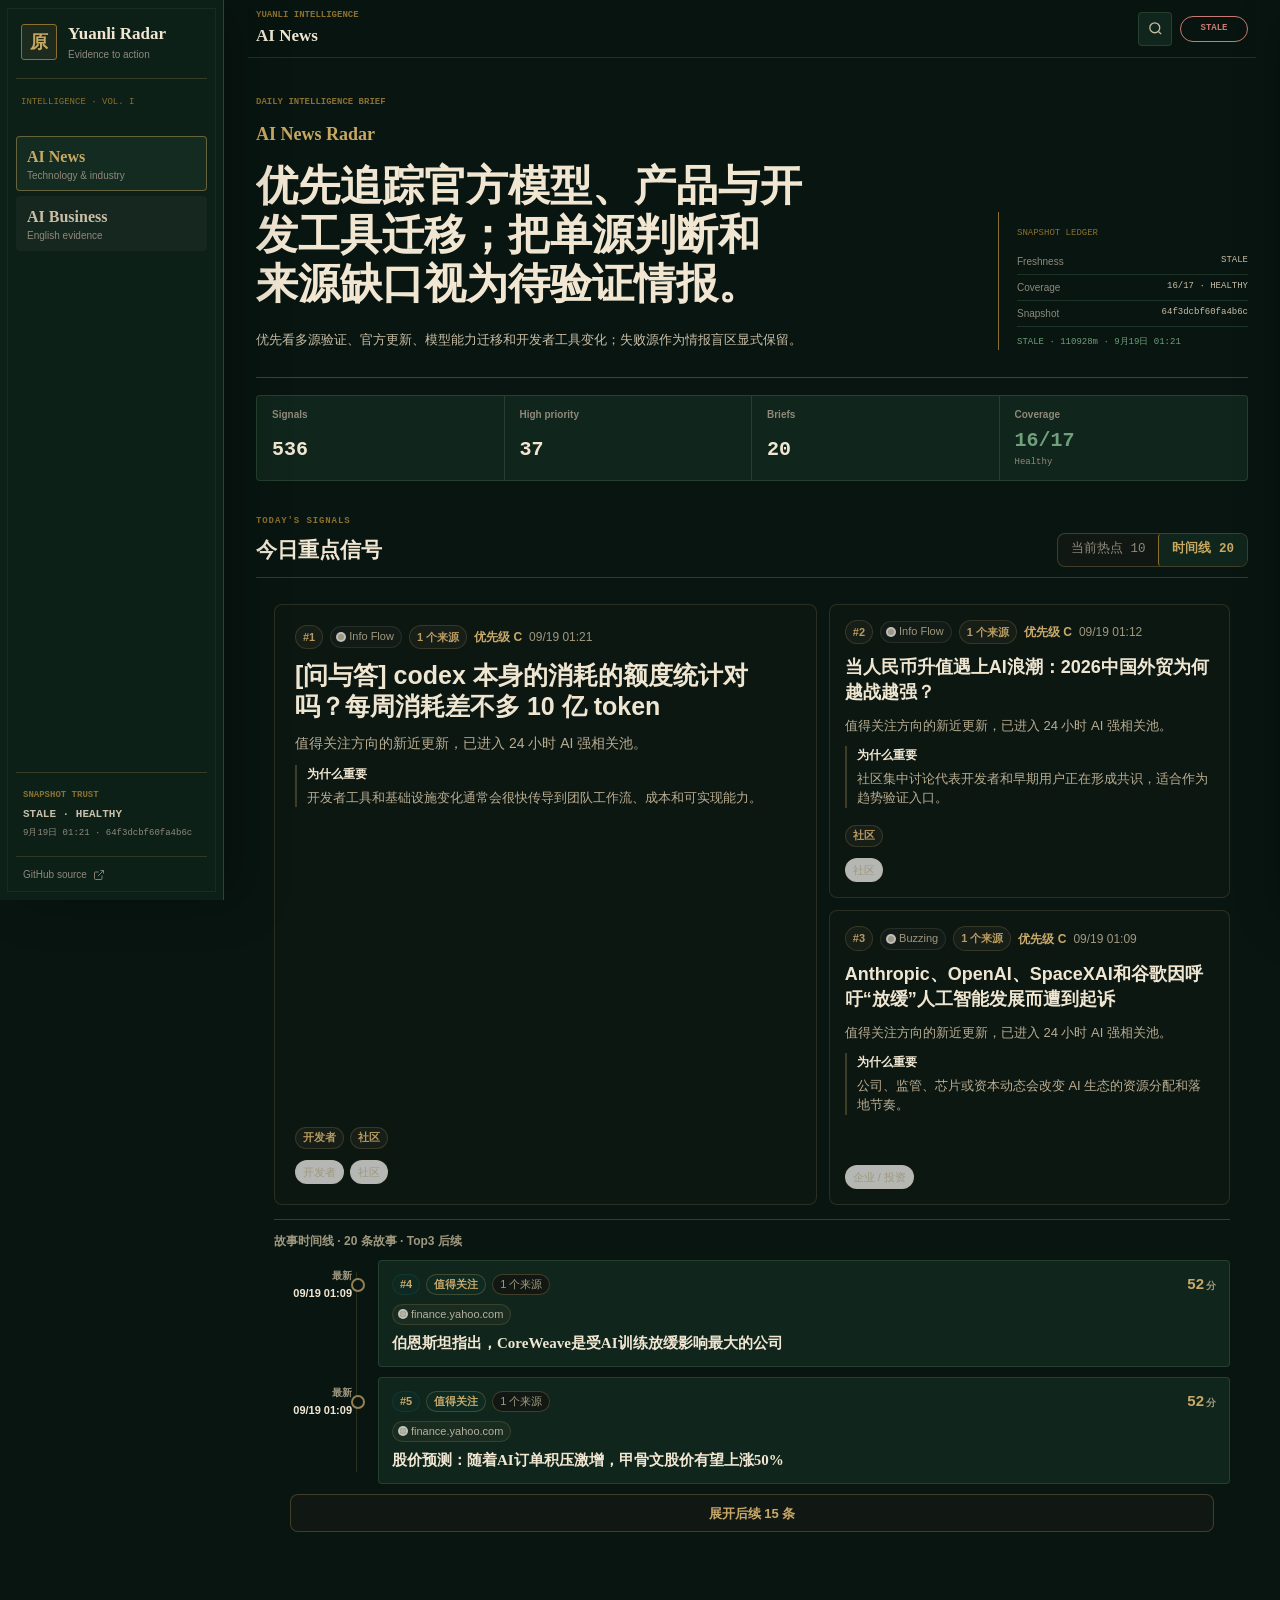
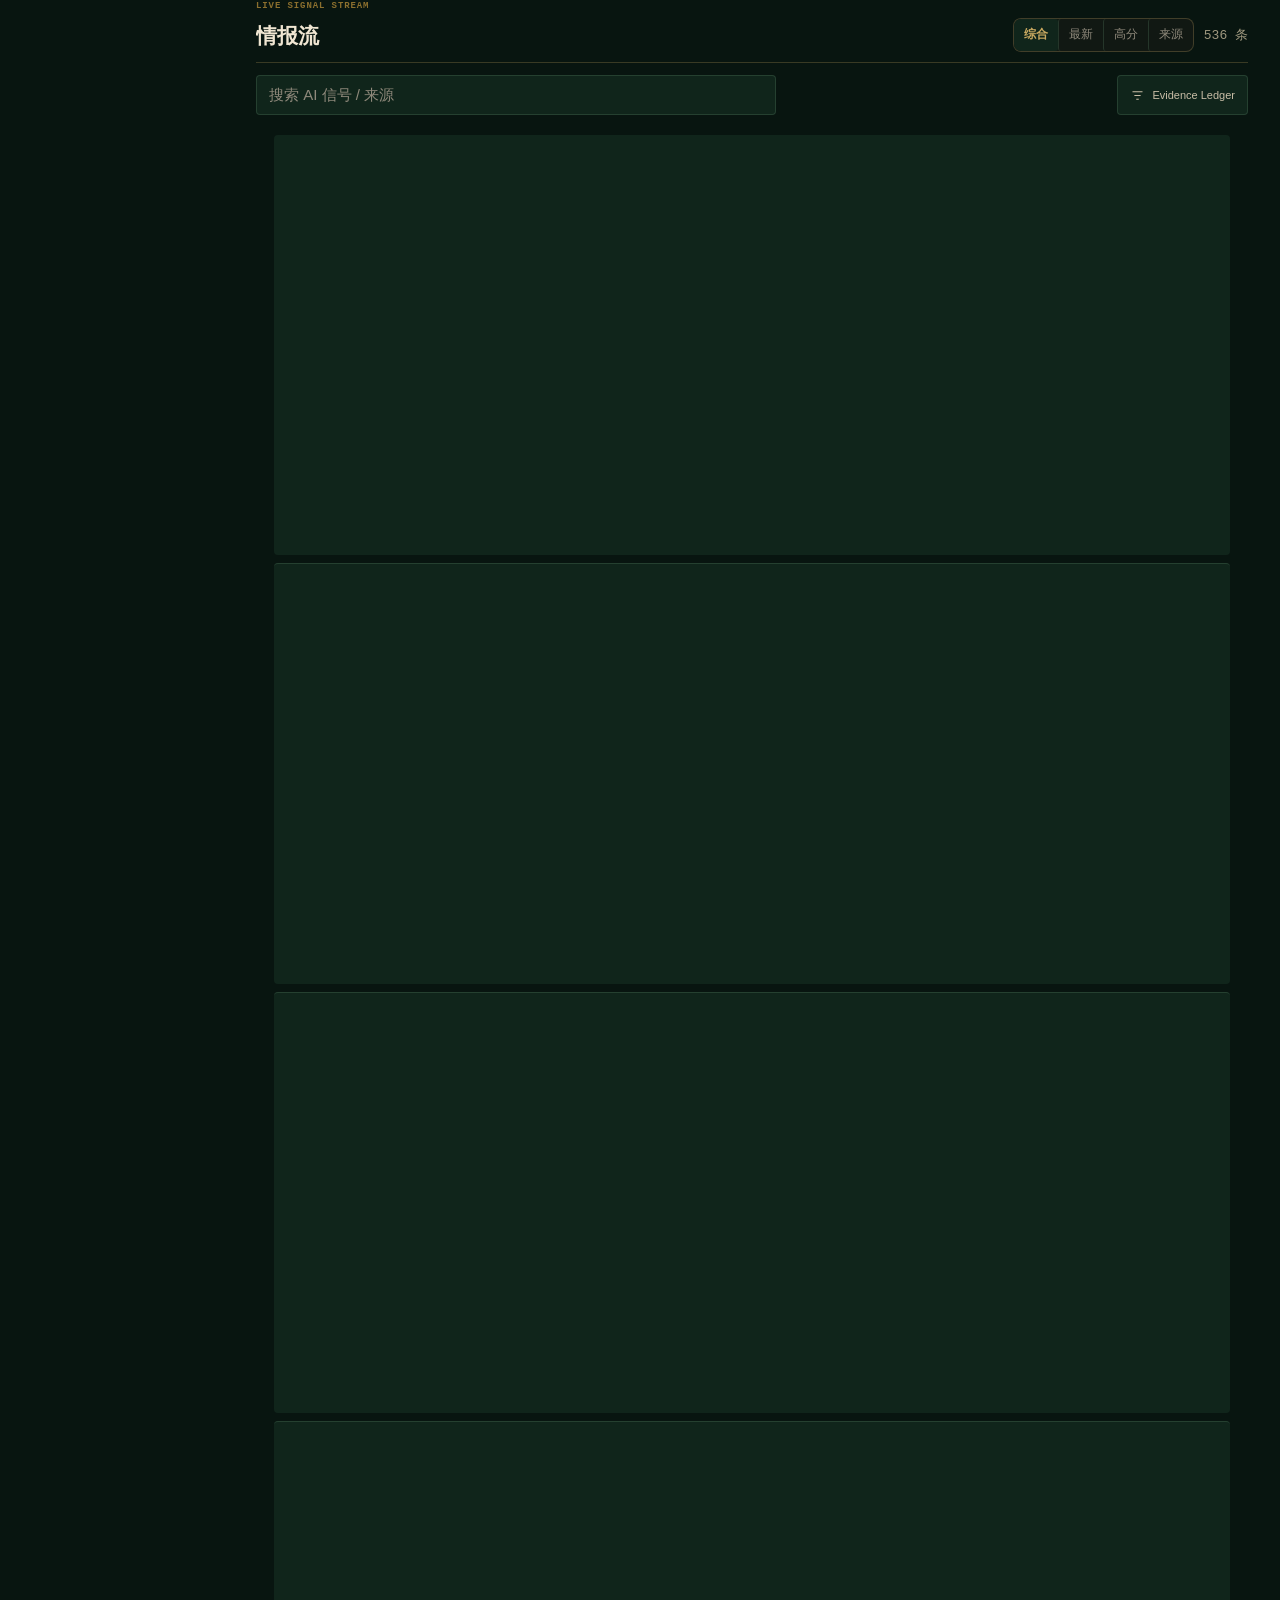
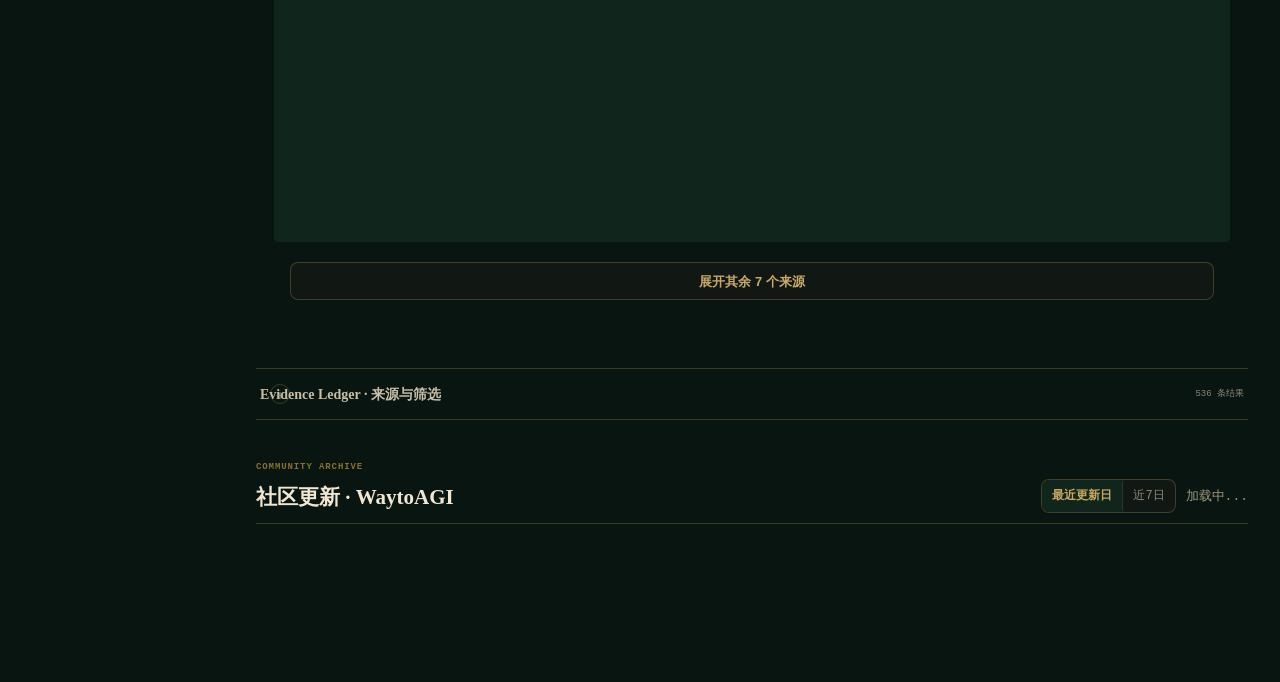
<file: index.html>
<!doctype html>
<html lang="zh-CN">
  <head>
    <meta charset="UTF-8" />
    <meta name="viewport" content="width=device-width, initial-scale=1.0" />
    <title>AI News Radar｜24 小时 AI 更新雷达</title>
    <meta name="description" content="自动整理过去 24 小时值得看的 AI、模型和开发者工具更新；伯乐Skill（Scout Skill）帮你从一堆信源里选出千里马。" />
    <link rel="canonical" href="https://learnprompt.github.io/ai-news-radar/" />
    <meta property="og:title" content="AI News Radar｜24 小时 AI 更新雷达" />
    <meta property="og:description" content="自动整理过去 24 小时值得看的 AI、模型和开发者工具更新；伯乐Skill（Scout Skill）帮你从一堆信源里选出千里马。" />
    <meta property="og:type" content="website" />
    <meta property="og:url" content="https://learnprompt.github.io/ai-news-radar/" />
    <meta property="og:site_name" content="AI News Radar" />
    <meta name="application-name" content="AI News Radar" />
    <meta name="theme-color" content="#0D2018" />
    <meta name="mobile-web-app-capable" content="yes" />
    <meta name="apple-mobile-web-app-title" content="AI News Radar" />
    <meta name="apple-mobile-web-app-capable" content="yes" />
    <meta name="apple-mobile-web-app-status-bar-style" content="black-translucent" />
    <meta name="twitter:card" content="summary" />
    <meta name="twitter:title" content="AI News Radar｜24 小时 AI 更新雷达" />
    <meta name="twitter:description" content="自动整理过去 24 小时值得看的 AI、模型和开发者工具更新；伯乐Skill（Scout Skill）帮你从一堆信源里选出千里马。" />
    <link rel="icon" href="./assets/logo.svg" type="image/svg+xml" />
    <link rel="icon" href="./assets/icons/favicon-32.png" sizes="32x32" type="image/png" />
    <link rel="apple-touch-icon" href="./assets/icons/apple-touch-icon.png" sizes="180x180" />
    <link rel="manifest" href="./site.webmanifest" />
    <link rel="stylesheet" href="./assets/styles.css?v=greenbook-0804b" />
    <link rel="stylesheet" href="./assets/greenbook-cockpit.css?v=greenbook-0804b" />
  </head>
  <body class="radar-shell-body radar-channel-ai-news">
    <nav class="radar-mobile-switch" aria-label="Radar channels">
      <a class="radar-channel-link active" href="./index.html" aria-current="page"><span>AI News</span><em>技术与产业</em></a>
      <a class="radar-channel-link" href="./business.html"><span>AI Business</span><em>英文证据</em></a>
    </nav>

    <aside class="radar-side" aria-label="Yuanli Radar navigation">
      <a class="radar-side-brand" href="./index.html">
        <span class="radar-side-mark">原</span>
        <span><strong>Yuanli Radar</strong><em>Evidence to action</em></span>
      </a>
      <p class="radar-side-volume">INTELLIGENCE · VOL. I</p>
      <nav class="radar-side-nav" aria-label="Radar channels">
        <a class="radar-channel-link active" href="./index.html" aria-current="page"><span>AI News</span><em>Technology &amp; industry</em></a>
        <a class="radar-channel-link" href="./business.html"><span>AI Business</span><em>English evidence</em></a>
      </nav>
      <div class="radar-trust-card">
        <span>SNAPSHOT TRUST</span>
        <strong id="radarSideStatus">Loading</strong>
        <small id="radarSideUpdated">Checking manifest</small>
      </div>
      <div class="radar-side-links">
        <a href="https://github.com/moonstachain/ai-news-radar" target="_blank" rel="noopener noreferrer">
          GitHub source
          <svg aria-hidden="true" viewBox="0 0 24 24" fill="none" stroke="currentColor" stroke-width="1.8"><path d="M15 3h6v6M10 14 21 3M18 13v6a2 2 0 0 1-2 2H5a2 2 0 0 1-2-2V8a2 2 0 0 1 2-2h6" /></svg>
        </a>
      </div>
    </aside>

    <main class="shell">
      <header class="radar-toolbar">
        <div><span class="radar-toolbar-kicker">YUANLI INTELLIGENCE</span><strong>AI News</strong></div>
        <div class="radar-toolbar-actions">
          <button class="radar-icon-button" id="radarSearchButton" type="button" aria-label="搜索情报">
            <svg aria-hidden="true" viewBox="0 0 24 24" fill="none" stroke="currentColor" stroke-width="1.8"><circle cx="11" cy="11" r="7" /><path d="m20 20-3.5-3.5" /></svg>
          </button>
          <span class="radar-trust-pill is-loading" id="radarTrustPill">CHECKING</span>
        </div>
      </header>

      <header class="hero radar-masthead">
        <section class="radar-hero-decision" aria-label="AI News hero decision">
          <p class="radar-hero-label">DAILY INTELLIGENCE BRIEF</p>
          <h1>AI News Radar</h1>
          <h2 id="radarHeroDecision">把 24 小时 AI 技术与产业信号压成可判断的 Top3、来源健康和后续深挖线索。</h2>
          <p>优先看多源验证、官方更新、模型能力迁移和开发者工具变化；失败源作为情报盲区显式保留。</p>
        </section>
        <aside class="radar-snapshot-ledger" aria-label="Snapshot ledger">
          <p>SNAPSHOT LEDGER</p>
          <dl>
            <div><dt>Freshness</dt><dd id="radarLedgerStatus">Checking</dd></div>
            <div><dt>Coverage</dt><dd id="radarLedgerCoverage">Checking</dd></div>
            <div><dt>Snapshot</dt><dd id="radarLedgerSnapshot">Pending</dd></div>
          </dl>
          <small id="radarHeroDecisionMeta">正在读取数据脉象</small>
        </aside>
      </header>

      <section class="radar-pulse-strip" id="radarPulseStrip" aria-label="AI News data pulse">
        <div class="radar-pulse-card is-skeleton"><span>Signals</span><strong>—</strong></div>
        <div class="radar-pulse-card is-skeleton"><span>High priority</span><strong>—</strong></div>
        <div class="radar-pulse-card is-skeleton"><span>Briefs</span><strong>—</strong></div>
        <div class="radar-pulse-card is-skeleton"><span>Coverage</span><strong>—</strong></div>
      </section>

      <section class="bole-picks-wrap" aria-label="今日 Top 3" id="bolePicksWrap">
        <div class="bole-picks-head">
          <div><p class="section-eyebrow">TODAY'S SIGNALS</p><h2 id="topStoriesTitle">今日重点信号</h2></div>
          <div class="bole-head-tools">
            <div class="bole-view-toggle" id="boleViewToggle" hidden>
              <button id="boleHotBtn" class="mode-btn" type="button">当前热点</button>
              <button id="boleTimelineBtn" class="mode-btn" type="button">时间线</button>
            </div>
            <span id="bolePicksMeta">按证据强度排序</span>
          </div>
        </div>
        <div id="bolePicksList" class="bole-board">
          <article class="radar-story-preview is-skeleton" aria-hidden="true"><span>01</span><div><small>READING EVIDENCE</small><strong>正在整理今日重点信号</strong><em>Evidence file</em></div></article>
          <article class="radar-story-preview is-skeleton" aria-hidden="true"><span>02</span><div><small>READING EVIDENCE</small><strong>正在核对来源与置信度</strong><em>Evidence file</em></div></article>
          <article class="radar-story-preview is-skeleton" aria-hidden="true"><span>03</span><div><small>READING EVIDENCE</small><strong>正在生成多源判断</strong><em>Evidence file</em></div></article>
        </div>
      </section>

      <section class="list-wrap" id="signalStream">
        <div class="list-head">
          <div><p class="section-eyebrow">LIVE SIGNAL STREAM</p><h2 id="listTitle">AI 情报流</h2></div>
          <div class="list-head-tools">
            <div class="list-sort-tools" id="listSortTools" role="group" aria-label="全量列表排序">
              <button class="list-sort-btn active" type="button" data-sort="priority" title="综合来源权重、AI相关度、新鲜度与信号强度">综合</button>
              <button class="list-sort-btn" type="button" data-sort="latest" title="按发布时间或发现时间倒序">最新</button>
              <button class="list-sort-btn" type="button" data-sort="ai" title="按高相关度信号倒序">高分</button>
              <button class="list-sort-btn" type="button" data-sort="source" title="按来源聚合度整理">来源</button>
            </div>
            <span id="resultCount">0 条</span>
          </div>
        </div>
        <div class="radar-stream-tools">
          <section class="primary-controls" aria-label="Signal search">
            <input id="searchInput" type="search" placeholder="搜索 AI 信号 / 来源" />
            <div class="mode-hint" id="modeHint">AI强相关</div>
          </section>
          <button class="radar-filter-button" id="radarFilterButton" type="button">
            <svg aria-hidden="true" viewBox="0 0 24 24" fill="none" stroke="currentColor" stroke-width="1.8"><path d="M4 6h16M7 12h10M10 18h4" /></svg>
            Evidence Ledger
          </button>
        </div>
        <div id="newsList" class="news-list"></div>
      </section>

      <details class="advanced-panel" id="advancedPanel">
        <summary><span>Evidence Ledger · 来源与筛选</span><span class="advanced-summary" id="advancedSummary">加载中...</span></summary>
        <div class="advanced-content">
          <div class="advanced-controls">
            <label class="field"><span>时间范围</span><select id="timeRangeSelect" aria-label="时间范围"><option value="24h">过去 24 小时</option></select></label>
            <label class="field"><span>来源类型</span><select id="sourceTypeSelect"><option value="">全部来源</option><option value="official">官方 / 一手</option><option value="media">精选媒体 / 日报</option><option value="community">社区 / HN / Builders</option><option value="rss">RSS / OPML</option><option value="aggregate">聚合源</option><option value="creator">自媒体</option><option value="advanced">进阶源</option></select></label>
            <label class="field"><span>内容类型</span><select id="sectionSelect"></select></label>
            <label class="field"><span>信号等级</span><select id="signalLevelSelect"><option value="">全部信号</option><option value="high">高优先级</option><option value="curated">精选 / 官方</option><option value="multi">多源验证</option></select></label>
            <label class="field"><span>具体来源</span><select id="siteSelect"><option value="">全部站点</option></select></label>
            <div class="field"><span>AI 相关度</span><div class="mode-switch"><button id="modeAiBtn" class="mode-btn active" type="button">AI强相关</button><button id="modeAllBtn" class="mode-btn" type="button">全量</button></div></div>
            <label id="allDedupeWrap" class="all-dedupe" for="allDedupeToggle"><input id="allDedupeToggle" type="checkbox" checked /><span class="all-dedupe-dot"></span><span id="allDedupeLabel">去重开</span></label>
          </div>
          <div class="source-health" id="sourceHealth">源状态加载中...</div>
          <details class="source-detail-panel"><summary>查看源状态详情</summary><div class="source-health-details" id="sourceHealthDetails"></div><section class="coverage-strip" id="coverageStrip" aria-label="Source coverage status"></section><section class="source-status-table" id="sourceStatusTable" aria-label="源状态详情"></section><section class="site-pills" id="sitePills"></section></details>
        </div>
      </details>

      <section class="waytoagi-wrap">
        <div class="waytoagi-head">
          <div><p class="section-eyebrow">COMMUNITY ARCHIVE</p><h2>社区更新 · WaytoAGI</h2></div>
          <div class="waytoagi-tools"><div class="waytoagi-switch"><button id="waytoagiTodayBtn" class="waytoagi-btn active" type="button">最近更新日</button><button id="waytoagi7dBtn" class="waytoagi-btn" type="button">近7日</button></div><span id="waytoagiUpdatedAt">加载中...</span></div>
        </div>
        <div id="waytoagiMeta" class="waytoagi-meta"></div>
        <div id="waytoagiList" class="waytoagi-list"></div>
      </section>

      <section class="radar-legacy-telemetry" aria-hidden="true">
        <div class="stats" id="stats"></div><div class="section-tabs" id="sectionTabs" role="tablist"></div><div id="sectionSummary"></div>
        <div class="sticky-summary-bar"><strong>AI News Radar</strong><span id="stickySummaryText">正在整理 24 小时信号...</span></div>
      </section>
    </main>

    <template id="itemTpl">
      <article class="news-card"><a class="title" target="_blank" rel="noopener noreferrer"></a><div class="meta-row"><span class="site"></span><span class="category"></span><span class="source"></span><time class="time"></time></div><p class="news-summary"></p></article>
    </template>

    <div class="radar-drawer-backdrop" id="radarDrawerBackdrop" hidden></div>
    <aside class="radar-quick-look" id="radarQuickLook" role="dialog" aria-modal="true" aria-hidden="true" aria-labelledby="radarQuickLookTitle" inert>
      <header><span>EVIDENCE FILE</span><button class="radar-icon-button" id="radarDrawerClose" type="button" aria-label="关闭证据档案"><svg aria-hidden="true" viewBox="0 0 24 24" fill="none" stroke="currentColor" stroke-width="1.8"><path d="m6 6 12 12M18 6 6 18" /></svg></button></header>
      <div id="radarQuickLookBody"></div>
    </aside>

    <script>window.RADAR_CHANNEL = "ai-news";</script>
    <script src="./assets/radar-data.js?v=greenbook-0804b" defer></script>
    <script src="./assets/radar-shell.js?v=greenbook-0804b" defer></script>
    <script src="./assets/radar-news-boot.js?v=greenbook-0804b" defer></script>
  </body>
</html>
</file>
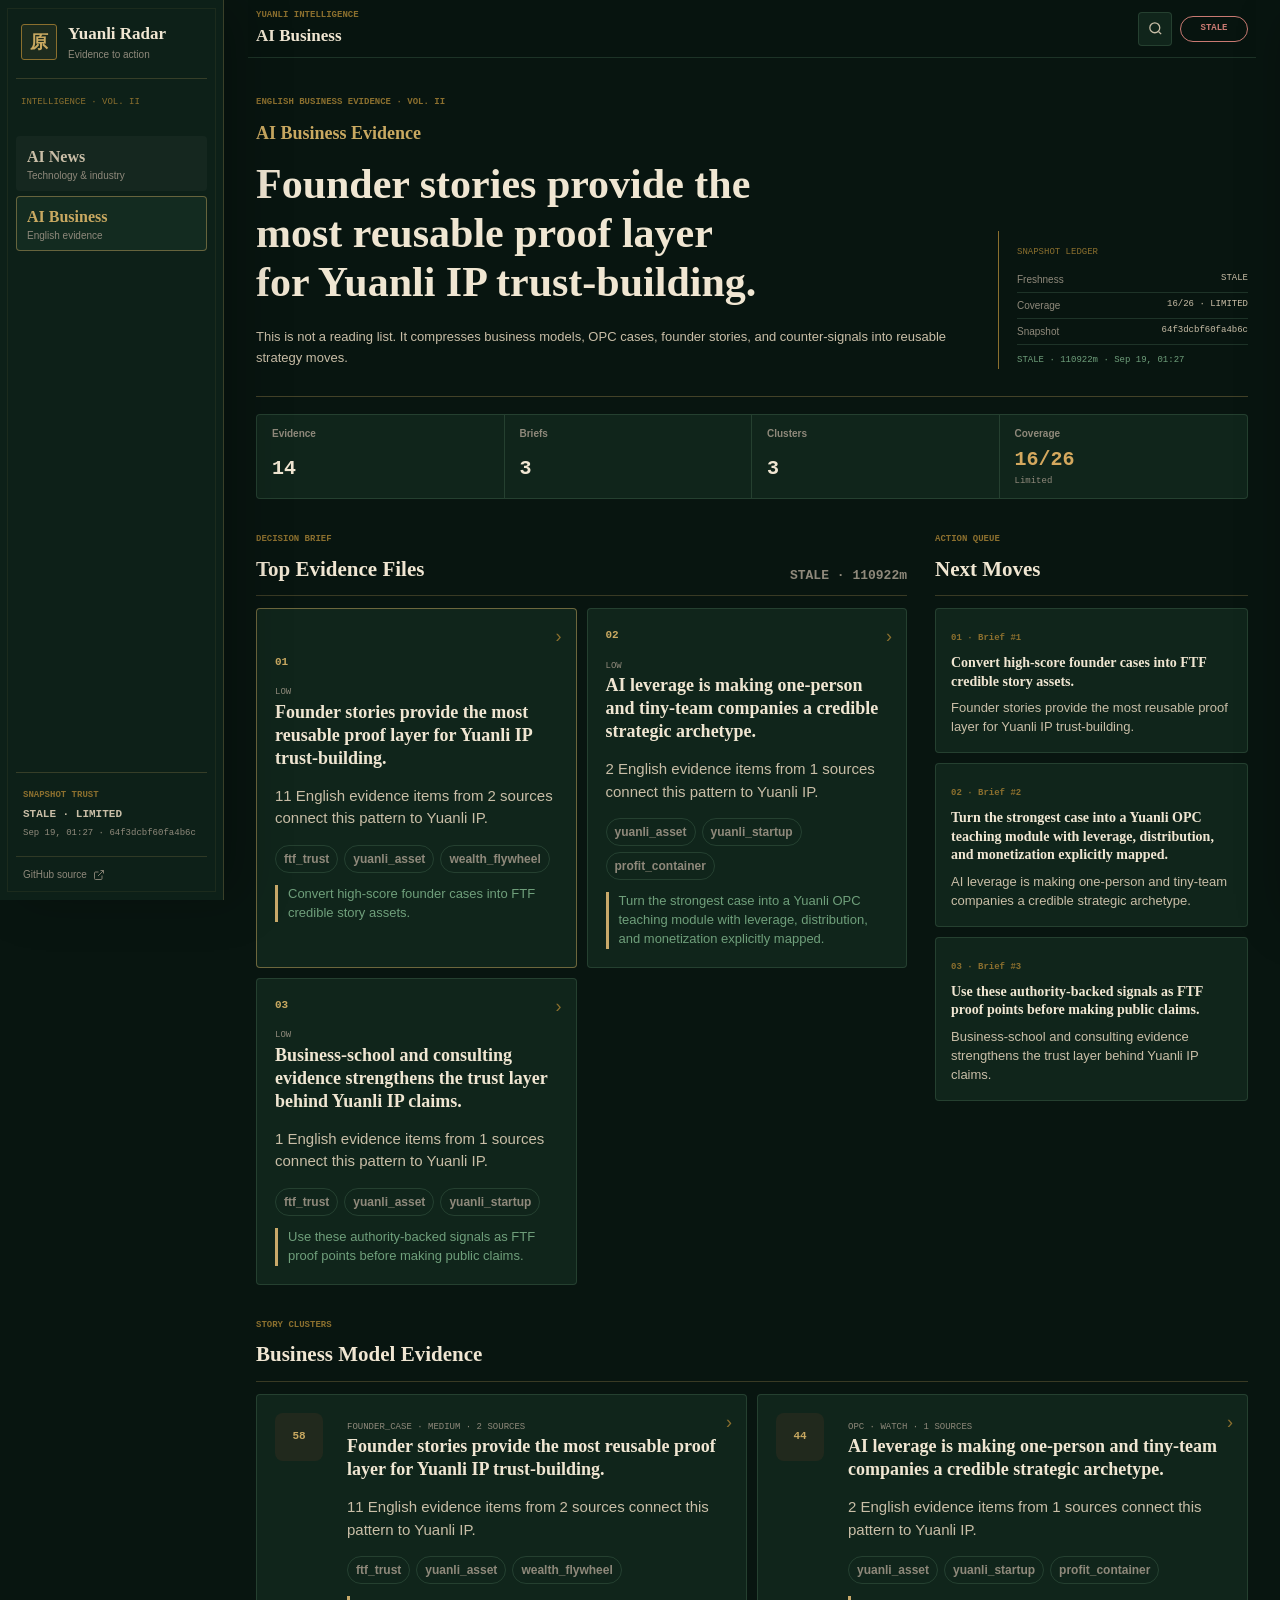
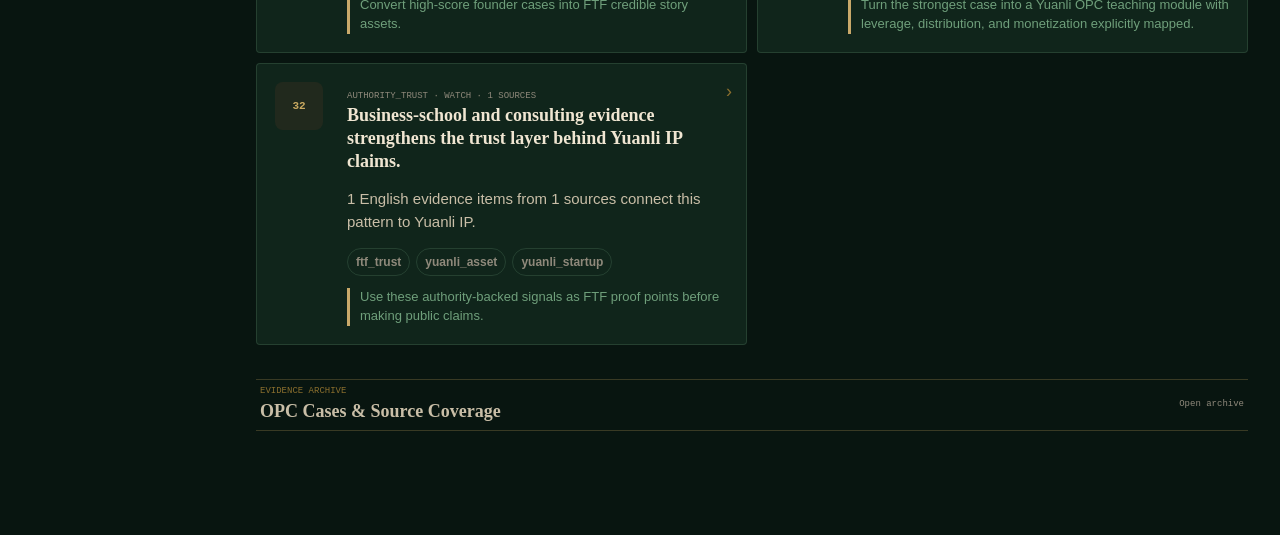
<file: business.html>
<!doctype html>
<html lang="en">
  <head>
    <meta charset="UTF-8" />
    <meta name="viewport" content="width=device-width, initial-scale=1.0" />
    <title>AI Business Evidence Radar</title>
    <meta name="description" content="English-only evidence layer for AI business model innovation, one-person companies, founder stories, and Yuanli IP strategy." />
    <link rel="icon" href="./assets/logo.svg" type="image/svg+xml" />
    <meta name="theme-color" content="#0D2018" />
    <link rel="stylesheet" href="./assets/styles.css?v=greenbook-0804b" />
    <link rel="stylesheet" href="./assets/greenbook-cockpit.css?v=greenbook-0804b" />
  </head>
  <body class="business-body radar-shell-body radar-channel-ai-business">
    <nav class="radar-mobile-switch" aria-label="Radar channels">
      <a class="radar-channel-link" href="./index.html"><span>AI News</span><em>Technology</em></a>
      <a class="radar-channel-link active" href="./business.html" aria-current="page"><span>AI Business</span><em>Evidence</em></a>
    </nav>

    <aside class="radar-side" aria-label="Yuanli Radar navigation">
      <a class="radar-side-brand" href="./index.html">
        <span class="radar-side-mark">原</span>
        <span><strong>Yuanli Radar</strong><em>Evidence to action</em></span>
      </a>
      <p class="radar-side-volume">INTELLIGENCE · VOL. II</p>
      <nav class="radar-side-nav" aria-label="Radar channels">
        <a class="radar-channel-link" href="./index.html"><span>AI News</span><em>Technology &amp; industry</em></a>
        <a class="radar-channel-link active" href="./business.html" aria-current="page"><span>AI Business</span><em>English evidence</em></a>
      </nav>
      <div class="radar-trust-card"><span>SNAPSHOT TRUST</span><strong id="radarSideStatus">Loading</strong><small id="radarSideUpdated">Checking manifest</small></div>
      <div class="radar-side-links">
        <a href="https://github.com/moonstachain/ai-news-radar" target="_blank" rel="noopener noreferrer">GitHub source <svg aria-hidden="true" viewBox="0 0 24 24" fill="none" stroke="currentColor" stroke-width="1.8"><path d="M15 3h6v6M10 14 21 3M18 13v6a2 2 0 0 1-2 2H5a2 2 0 0 1-2-2V8a2 2 0 0 1 2-2h6" /></svg></a>
      </div>
    </aside>

    <main class="business-shell">
      <header class="radar-toolbar">
        <div><span class="radar-toolbar-kicker">YUANLI INTELLIGENCE</span><strong>AI Business</strong></div>
        <div class="radar-toolbar-actions">
          <button class="radar-icon-button" id="radarSearchButton" type="button" aria-label="Find business evidence"><svg aria-hidden="true" viewBox="0 0 24 24" fill="none" stroke="currentColor" stroke-width="1.8"><circle cx="11" cy="11" r="7" /><path d="m20 20-3.5-3.5" /></svg></button>
          <span class="radar-trust-pill is-loading" id="radarTrustPill">CHECKING</span>
        </div>
      </header>

      <header class="business-hero radar-masthead">
        <section class="radar-hero-decision" aria-label="AI Business hero decision">
          <p class="radar-hero-label">ENGLISH BUSINESS EVIDENCE · VOL. II</p>
          <h1>AI Business Evidence</h1>
          <h2 id="radarHeroDecision">Convert English AI business evidence into Yuanli IP action.</h2>
          <p>This is not a reading list. It compresses business models, OPC cases, founder stories, and counter-signals into reusable strategy moves.</p>
        </section>
        <aside class="radar-snapshot-ledger" aria-label="Snapshot ledger">
          <p>SNAPSHOT LEDGER</p>
          <dl>
            <div><dt>Freshness</dt><dd id="radarLedgerStatus">Checking</dd></div>
            <div><dt>Coverage</dt><dd id="radarLedgerCoverage">Checking</dd></div>
            <div><dt>Snapshot</dt><dd id="radarLedgerSnapshot">Pending</dd></div>
          </dl>
          <small id="radarHeroDecisionMeta">Loading evidence pulse</small>
        </aside>
      </header>

      <section class="radar-pulse-strip" id="radarPulseStrip" aria-label="Business evidence data pulse">
        <div class="radar-pulse-card is-skeleton"><span>Evidence</span><strong>—</strong></div>
        <div class="radar-pulse-card is-skeleton"><span>Briefs</span><strong>—</strong></div>
        <div class="radar-pulse-card is-skeleton"><span>Clusters</span><strong>—</strong></div>
        <div class="radar-pulse-card is-skeleton"><span>Coverage</span><strong>—</strong></div>
      </section>

      <section class="business-primary-grid" aria-label="Business decision cockpit">
        <div class="business-section">
          <div class="business-section-head"><div><p class="hero-tag">DECISION BRIEF</p><h2>Top Evidence Files</h2></div><span id="businessUpdated" class="updated">Loading...</span></div>
          <div class="business-brief-grid" id="businessBrief">
            <article class="business-card is-skeleton" aria-hidden="true"><div class="business-rank">01</div><small>READING EVIDENCE</small><h3>Building decision brief</h3><p>Validating source strength and strategic relevance.</p></article>
            <article class="business-card is-skeleton" aria-hidden="true"><div class="business-rank">02</div><small>READING EVIDENCE</small><h3>Building decision brief</h3><p>Validating source strength and strategic relevance.</p></article>
            <article class="business-card is-skeleton" aria-hidden="true"><div class="business-rank">03</div><small>READING EVIDENCE</small><h3>Building decision brief</h3><p>Validating source strength and strategic relevance.</p></article>
            <article class="business-card is-skeleton" aria-hidden="true"><div class="business-rank">04</div><small>READING EVIDENCE</small><h3>Building decision brief</h3><p>Validating source strength and strategic relevance.</p></article>
          </div>
        </div>
        <aside class="business-section business-action-section">
          <div class="business-section-head"><div><p class="hero-tag">ACTION QUEUE</p><h2>Next Moves</h2></div></div>
          <div class="business-action-queue" id="businessActionQueue">
            <article class="business-action-card is-skeleton" aria-hidden="true"><span>01 · PENDING</span><strong>Preparing next move</strong><p>Mapping evidence to Yuanli action.</p></article>
            <article class="business-action-card is-skeleton" aria-hidden="true"><span>02 · PENDING</span><strong>Preparing next move</strong><p>Mapping evidence to Yuanli action.</p></article>
            <article class="business-action-card is-skeleton" aria-hidden="true"><span>03 · PENDING</span><strong>Preparing next move</strong><p>Mapping evidence to Yuanli action.</p></article>
            <article class="business-action-card is-skeleton" aria-hidden="true"><span>04 · PENDING</span><strong>Preparing next move</strong><p>Mapping evidence to Yuanli action.</p></article>
          </div>
        </aside>
      </section>

      <section class="business-section">
        <div class="business-section-head"><div><p class="hero-tag">STORY CLUSTERS</p><h2>Business Model Evidence</h2></div></div>
        <div class="business-cluster-list" id="businessClusters">
          <article class="business-cluster is-skeleton" aria-hidden="true"><div class="business-cluster-score">—</div><div><small>READING EVIDENCE</small><h3>Building evidence cluster</h3><p>Grouping related business signals.</p></div></article>
          <article class="business-cluster is-skeleton" aria-hidden="true"><div class="business-cluster-score">—</div><div><small>READING EVIDENCE</small><h3>Building evidence cluster</h3><p>Grouping related business signals.</p></div></article>
          <article class="business-cluster is-skeleton" aria-hidden="true"><div class="business-cluster-score">—</div><div><small>READING EVIDENCE</small><h3>Building evidence cluster</h3><p>Grouping related business signals.</p></div></article>
          <article class="business-cluster is-skeleton" aria-hidden="true"><div class="business-cluster-score">—</div><div><small>READING EVIDENCE</small><h3>Building evidence cluster</h3><p>Grouping related business signals.</p></div></article>
        </div>
      </section>

      <details class="business-archive" id="businessArchive">
        <summary><span><small>EVIDENCE ARCHIVE</small><strong>OPC Cases &amp; Source Coverage</strong></span><em id="businessArchiveSummary">Open archive</em></summary>
        <section class="business-section business-secondary business-two-col">
          <div><div class="business-section-head"><div><p class="hero-tag">OPC</p><h2>One-Person Company Case Bank</h2></div></div><div class="business-case-list" id="businessCases"></div></div>
          <aside><div class="business-section-head"><div><p class="hero-tag">SOURCE HEALTH</p><h2>English Source Map</h2></div></div><div class="business-source-list" id="businessSources"></div></aside>
        </section>
      </details>
    </main>

    <div class="radar-drawer-backdrop" id="radarDrawerBackdrop" hidden></div>
    <aside class="radar-quick-look" id="radarQuickLook" role="dialog" aria-modal="true" aria-hidden="true" aria-labelledby="radarQuickLookTitle" inert>
      <header><span>EVIDENCE FILE</span><button class="radar-icon-button" id="radarDrawerClose" type="button" aria-label="Close evidence file"><svg aria-hidden="true" viewBox="0 0 24 24" fill="none" stroke="currentColor" stroke-width="1.8"><path d="m6 6 12 12M18 6 6 18" /></svg></button></header>
      <div id="radarQuickLookBody"></div>
    </aside>

    <script>window.RADAR_CHANNEL = "ai-business";</script>
    <script src="./assets/radar-data.js?v=greenbook-0804b" defer></script>
    <script src="./assets/radar-shell.js?v=greenbook-0804b" defer></script>
    <script src="./assets/business.js?v=greenbook-0804b" defer></script>
  </body>
</html>
</file>
<file: assets/styles.css>
:root {
  --bg: #f6f6f2;
  --bg-alt: #eeecea;
  --surface: #ffffff;
  --surface-soft: #fbfaf7;
  --surface-alt: #f4f2ef;
  --ink: #171717;
  --ink-soft: #3f3d39;
  --muted: #66645f;
  --muted-soft: #8b8780;
  --line: #d9d6ce;
  --line-soft: rgba(23, 23, 23, 0.08);
  --accent: #126a73;
  --accent-warm: #b55231;
  --good: #1f7a4d;
  --warn: #9a6700;
  --bad: #b42318;
  --radius: 8px;
}

* {
  box-sizing: border-box;
}

html,
body {
  margin: 0;
  min-height: 100%;
  font-family: -apple-system, BlinkMacSystemFont, "Segoe UI", "Noto Sans SC", "Microsoft YaHei", sans-serif;
  color: var(--ink);
  background: var(--bg);
}

body.radar-shell-body {
  --bg: #07100d;
  --bg-alt: #0b1713;
  --surface: #111813;
  --surface-soft: #0d1612;
  --surface-alt: #14231a;
  --ink: #f2ead9;
  --ink-soft: #d8ccaf;
  --muted: #9f987f;
  --muted-soft: #756f5e;
  --line: rgba(201, 169, 106, 0.26);
  --line-soft: rgba(201, 169, 106, 0.14);
  --accent: #c9a96a;
  --accent-warm: #d0a15e;
  --good: #78aa82;
  --warn: #d0a15e;
  --bad: #c97a72;
  color: var(--ink);
  background:
    linear-gradient(180deg, rgba(201, 169, 106, 0.035), transparent 220px),
    #07100d;
  overflow-x: clip;
}

button,
input,
select {
  font: inherit;
}

button {
  cursor: pointer;
}

.shell {
  max-width: 1160px;
  margin: 0 auto;
  padding: 30px 18px 56px;
}

.hero {
  display: grid;
  grid-template-columns: minmax(0, 1fr) auto;
  gap: 18px 28px;
  padding-bottom: 14px;
  border-bottom: 1px solid var(--line-soft);
}

.hero-main {
  min-width: 0;
}

.hero-headline {
  display: flex;
  gap: 14px;
  align-items: center;
}

.hero-headline > div {
  min-width: 0;
}

.hero-logo {
  width: 48px;
  height: 48px;
  border: 1px solid rgba(18, 106, 115, 0.16);
  border-radius: var(--radius);
  background: var(--surface);
}

.hero-tag {
  margin: 0;
  font-size: 12px;
  letter-spacing: 0;
  color: var(--muted);
  font-weight: 720;
}

.hero h1 {
  margin: 4px 0 0;
  font-size: 38px;
  line-height: 1.08;
  overflow-wrap: break-word;
}

.hero-meta {
  align-self: start;
  display: grid;
  gap: 6px;
  min-width: 178px;
  padding: 0;
  border: 0;
  border-radius: var(--radius);
  background: transparent;
  justify-items: end;
  text-align: right;
}

.updated-label {
  color: var(--muted);
  font-size: 12px;
}

.updated {
  color: var(--ink);
  font-size: 13px;
  font-weight: 700;
}

.source-status-pill {
  display: inline-flex;
  width: max-content;
  max-width: 100%;
  align-items: center;
  gap: 6px;
  border: 1px solid rgba(31, 122, 77, 0.18);
  border-radius: 999px;
  padding: 5px 9px;
  color: var(--good);
  background: rgba(31, 122, 77, 0.07);
  font-size: 12px;
  font-weight: 740;
}

.source-status-pill.warn {
  color: var(--warn);
  border-color: rgba(154, 103, 0, 0.22);
  background: rgba(154, 103, 0, 0.08);
}

.source-status-pill.bad {
  color: var(--bad);
  border-color: rgba(180, 35, 24, 0.22);
  background: rgba(180, 35, 24, 0.07);
}

.hero-links {
  display: flex;
  flex-wrap: wrap;
  justify-content: flex-end;
  gap: 6px;
  margin-top: 4px;
}

.hero-link {
  display: inline-flex;
  align-items: center;
  justify-content: center;
  min-height: 30px;
  border: 1px solid rgba(18, 106, 115, 0.2);
  border-radius: 999px;
  padding: 5px 10px;
  color: var(--accent);
  background: rgba(18, 106, 115, 0.06);
  font-size: 12px;
  font-weight: 740;
  line-height: 1;
  text-decoration: none;
  white-space: nowrap;
}

.hero-link:hover {
  border-color: rgba(18, 106, 115, 0.36);
  background: rgba(18, 106, 115, 0.1);
}

.business-body {
  background: #f4f4ef;
}

.business-shell {
  width: min(1180px, calc(100% - 32px));
  margin: 0 auto;
  padding: 30px 0 58px;
}

.business-hero,
.business-section-head,
.business-two-col {
  display: flex;
  align-items: flex-start;
  justify-content: space-between;
  gap: 22px;
}

.business-hero {
  border-bottom: 1px solid var(--line-soft);
  padding-bottom: 18px;
}

.business-hero h1 {
  margin: 6px 0 0;
  font-size: clamp(34px, 6vw, 64px);
  line-height: 0.96;
  max-width: 860px;
}

.business-subtitle {
  max-width: 760px;
  margin: 14px 0 0;
  color: var(--ink-soft);
  font-size: 17px;
  line-height: 1.55;
}

.business-nav {
  display: flex;
  flex-wrap: wrap;
  justify-content: flex-end;
  gap: 8px;
}

.business-kpis {
  display: grid;
  grid-template-columns: repeat(4, minmax(0, 1fr));
  gap: 10px;
  margin: 18px 0;
}

.business-kpi,
.business-card,
.business-cluster,
.business-case,
.business-source-list {
  border: 1px solid var(--line-soft);
  border-radius: var(--radius);
  background: rgba(255, 255, 255, 0.72);
}

.business-kpi {
  padding: 15px;
}

.business-kpi strong {
  display: block;
  font-size: 26px;
  line-height: 1;
}

.business-kpi span {
  display: block;
  margin-top: 7px;
  color: var(--muted);
  font-size: 13px;
  font-weight: 720;
}

.business-section {
  margin-top: 26px;
}

.business-section h2 {
  margin: 4px 0 0;
  font-size: 24px;
}

.business-brief-grid {
  display: grid;
  grid-template-columns: repeat(2, minmax(0, 1fr));
  gap: 12px;
  margin-top: 12px;
}

.business-card,
.business-case {
  padding: 16px;
}

.business-card h3,
.business-cluster h3,
.business-case h3 {
  margin: 0;
  font-size: 18px;
  line-height: 1.28;
}

.business-card p,
.business-cluster p,
.business-case p {
  color: var(--ink-soft);
  line-height: 1.5;
}

.business-card ul {
  margin: 12px 0 0;
  padding-left: 18px;
}

.business-card li {
  margin: 6px 0;
  color: var(--muted);
}

.business-card a,
.business-case a {
  color: var(--accent);
  text-decoration: none;
}

.business-rank {
  color: var(--accent-warm);
  font-size: 12px;
  font-weight: 800;
  margin-bottom: 8px;
}

.business-tags {
  display: flex;
  flex-wrap: wrap;
  gap: 6px;
  margin-top: 10px;
}

.business-tags span {
  border: 1px solid rgba(18, 106, 115, 0.16);
  border-radius: 999px;
  padding: 4px 8px;
  color: var(--accent);
  background: rgba(18, 106, 115, 0.06);
  font-size: 12px;
  font-weight: 740;
}

.business-action {
  margin-top: 12px;
  border-left: 3px solid var(--accent);
  padding-left: 10px;
  color: var(--ink);
  font-size: 13px;
  line-height: 1.45;
}

.business-cluster-list,
.business-case-list {
  display: grid;
  gap: 10px;
  margin-top: 12px;
}

.business-cluster {
  display: grid;
  grid-template-columns: 58px minmax(0, 1fr);
  gap: 14px;
  padding: 15px;
}

.business-cluster-score {
  display: grid;
  place-items: center;
  width: 48px;
  height: 48px;
  border-radius: var(--radius);
  background: rgba(181, 82, 49, 0.1);
  color: var(--accent-warm);
  font-weight: 820;
}

.business-two-col {
  display: grid;
  grid-template-columns: minmax(0, 1.35fr) minmax(300px, 0.65fr);
}

.business-source-list {
  display: grid;
  gap: 0;
  margin-top: 12px;
  overflow: hidden;
}

.business-source-row {
  display: flex;
  justify-content: space-between;
  gap: 14px;
  border-bottom: 1px solid var(--line-soft);
  padding: 10px 12px;
  color: var(--ink-soft);
  font-size: 13px;
}

.business-source-row:last-child {
  border-bottom: 0;
}

.business-source-row strong {
  color: var(--bad);
}

.business-source-row span {
  min-width: 0;
}

.business-source-row small {
  display: block;
  margin-top: 3px;
  color: var(--ink-soft);
  opacity: 0.78;
  font-size: 11px;
  line-height: 1.35;
}

.business-source-row.ok strong {
  color: var(--good);
}

.business-source-row.watch strong {
  color: var(--accent-warm);
}

.radar-side {
  position: fixed;
  inset: 0 auto 0 0;
  z-index: 40;
  display: grid;
  grid-template-rows: auto auto auto 1fr auto;
  width: 236px;
  padding: 22px 16px;
  border-right: 1px solid rgba(201, 169, 106, 0.18);
  background:
    linear-gradient(180deg, rgba(13, 32, 24, 0.94), rgba(7, 16, 13, 0.97)),
    #07100d;
  box-shadow: 18px 0 48px rgba(0, 0, 0, 0.22);
}

.radar-mobile-switch {
  display: none;
}

.radar-side-brand {
  display: grid;
  grid-template-columns: 42px minmax(0, 1fr);
  gap: 10px;
  align-items: center;
  padding-bottom: 18px;
  border-bottom: 1px solid rgba(201, 169, 106, 0.15);
}

.radar-side-mark {
  display: grid;
  place-items: center;
  width: 42px;
  height: 42px;
  border: 1px solid rgba(201, 169, 106, 0.34);
  border-radius: 6px;
  color: #f2ead9;
  background: rgba(201, 169, 106, 0.08);
  font-family: Georgia, "Times New Roman", serif;
  font-weight: 800;
}

.radar-side-brand strong,
.radar-side-brand em {
  display: block;
}

.radar-side-brand strong {
  font-family: Georgia, "Times New Roman", "Songti SC", serif;
  color: #f2ead9;
  font-size: 17px;
  line-height: 1.1;
}

.radar-side-brand em {
  margin-top: 4px;
  color: rgba(216, 204, 175, 0.68);
  font-size: 11px;
  font-style: normal;
  line-height: 1.3;
}

.radar-side-nav {
  display: grid;
  gap: 8px;
  margin-top: 18px;
}

.radar-channel-link {
  display: grid;
  gap: 5px;
  min-height: 58px;
  padding: 10px 11px;
  border: 1px solid rgba(201, 169, 106, 0.13);
  border-radius: 6px;
  color: rgba(242, 234, 217, 0.78);
  background: rgba(255, 255, 255, 0.03);
  text-decoration: none;
}

.radar-channel-link:hover,
.radar-channel-link.active {
  border-color: rgba(201, 169, 106, 0.42);
  color: #f2ead9;
  background: rgba(201, 169, 106, 0.09);
}

.radar-channel-link span {
  font-weight: 780;
}

.radar-channel-link em {
  color: rgba(201, 169, 106, 0.72);
  font-size: 10px;
  font-style: normal;
  line-height: 1.2;
}

.radar-side-decision {
  display: grid;
  gap: 7px;
  margin-top: 20px;
  padding: 12px 0;
  border-top: 1px solid rgba(201, 169, 106, 0.13);
  border-bottom: 1px solid rgba(201, 169, 106, 0.13);
}

.radar-side-decision span {
  color: rgba(201, 169, 106, 0.78);
  font-size: 11px;
  font-weight: 760;
}

.radar-side-decision strong {
  color: rgba(242, 234, 217, 0.82);
  font-size: 12px;
  line-height: 1.45;
}

.radar-side-pulse {
  display: grid;
  align-content: start;
  gap: 8px;
  margin-top: 14px;
}

.radar-side-metric {
  display: flex;
  justify-content: space-between;
  gap: 10px;
  border-bottom: 1px solid rgba(201, 169, 106, 0.11);
  padding: 8px 0;
  color: rgba(216, 204, 175, 0.74);
  font-size: 12px;
}

.radar-side-metric strong {
  color: #f2ead9;
  font-family: ui-monospace, SFMono-Regular, Menlo, Monaco, Consolas, monospace;
}

.radar-side-metric.is-warn strong {
  color: var(--warn);
}

.radar-side-metric.is-ok strong {
  color: var(--good);
}

.radar-side-links {
  display: grid;
  gap: 8px;
  padding-top: 18px;
  border-top: 1px solid rgba(201, 169, 106, 0.13);
}

.radar-side-links a {
  color: rgba(201, 169, 106, 0.86);
  font-size: 12px;
  text-decoration: none;
}

.radar-shell-body .shell,
.radar-shell-body .business-shell {
  margin-left: 236px;
  max-width: none;
  width: auto;
  padding-left: clamp(22px, 4vw, 54px);
  padding-right: clamp(18px, 3vw, 42px);
}

.radar-shell-body .shell {
  padding-top: 28px;
}

.radar-shell-body .business-shell {
  padding-top: 28px;
}

.radar-shell-body .hero,
.radar-shell-body .business-hero {
  min-width: 0;
  overflow-x: clip;
  border-bottom-color: rgba(201, 169, 106, 0.16);
}

.radar-shell-body .hero > *,
.radar-shell-body .business-hero > * {
  min-width: 0;
}

.radar-shell-body .hero-logo {
  border-color: rgba(201, 169, 106, 0.28);
  background: rgba(242, 234, 217, 0.08);
}

.radar-shell-body .hero h1,
.radar-shell-body .business-hero h1 {
  font-family: Georgia, "Times New Roman", "Songti SC", serif;
  color: #f2ead9;
  letter-spacing: 0;
}

.radar-shell-body .hero-tag,
.radar-shell-body .section-eyebrow {
  color: rgba(201, 169, 106, 0.78);
}

.radar-hero-decision {
  grid-column: 1 / -1;
  display: grid;
  gap: 8px;
  border: 1px solid rgba(201, 169, 106, 0.2);
  border-radius: 8px;
  padding: 16px;
  background:
    linear-gradient(135deg, rgba(201, 169, 106, 0.11), rgba(17, 24, 19, 0.74)),
    rgba(17, 24, 19, 0.72);
}

.radar-hero-label {
  margin: 0;
  color: rgba(201, 169, 106, 0.78);
  font-size: 11px;
  font-weight: 800;
}

.radar-hero-decision h2 {
  margin: 0;
  color: #f2ead9;
  font-size: clamp(22px, 3vw, 34px);
  line-height: 1.12;
  font-family: Georgia, "Times New Roman", "Songti SC", serif;
}

.radar-hero-decision p {
  margin: 0;
  max-width: 880px;
  color: rgba(216, 204, 175, 0.82);
  font-size: 14px;
  line-height: 1.55;
}

.radar-decision-meta {
  color: rgba(201, 169, 106, 0.72);
  font-family: ui-monospace, SFMono-Regular, Menlo, Monaco, Consolas, monospace;
  font-size: 12px;
}

.radar-pulse-strip {
  grid-column: 1 / -1;
  display: grid;
  grid-template-columns: repeat(4, minmax(0, 1fr));
  gap: 10px;
}

.radar-pulse-card {
  display: grid;
  gap: 6px;
  min-height: 86px;
  border: 1px solid rgba(201, 169, 106, 0.16);
  border-radius: 8px;
  padding: 13px;
  background: rgba(255, 255, 255, 0.035);
}

.radar-pulse-card span {
  color: rgba(216, 204, 175, 0.76);
  font-size: 12px;
  font-weight: 760;
}

.radar-pulse-card strong {
  color: #f2ead9;
  font-family: ui-monospace, SFMono-Regular, Menlo, Monaco, Consolas, monospace;
  font-size: 25px;
  line-height: 1;
}

.radar-pulse-card em {
  color: rgba(216, 204, 175, 0.58);
  font-size: 11px;
  font-style: normal;
  line-height: 1.25;
}

.radar-pulse-card.is-gold {
  border-color: rgba(201, 169, 106, 0.34);
  background: rgba(201, 169, 106, 0.09);
}

.radar-pulse-card.is-warn strong {
  color: var(--warn);
}

.radar-pulse-card.is-ok strong {
  color: var(--good);
}

.radar-shell-body .stats,
.radar-shell-body .primary-controls,
.radar-shell-body .advanced-panel,
.radar-shell-body .bole-picks-wrap,
.radar-shell-body .waytoagi-wrap,
.radar-shell-body .list-wrap,
.radar-shell-body .sticky-summary-bar,
.radar-shell-body .section-tabs,
.radar-shell-body .source-health-summary,
.radar-shell-body .health-metric,
.radar-shell-body .coverage-card,
.radar-shell-body .news-card,
.radar-shell-body .top-story-card,
.radar-shell-body .intel-card,
.radar-shell-body .source-group,
.radar-shell-body .business-kpi,
.radar-shell-body .business-card,
.radar-shell-body .business-cluster,
.radar-shell-body .business-case,
.radar-shell-body .business-source-list {
  border-color: rgba(201, 169, 106, 0.16);
  background: rgba(255, 255, 255, 0.045);
}

.radar-shell-body input,
.radar-shell-body select {
  border-color: rgba(201, 169, 106, 0.2);
  color: var(--ink);
  background: rgba(0, 0, 0, 0.18);
}

.radar-shell-body .hero-link,
.radar-shell-body .mode-btn,
.radar-shell-body .list-sort-btn,
.radar-shell-body .waytoagi-btn,
.radar-shell-body .section-tab,
.radar-shell-body .business-tags span {
  border-color: rgba(201, 169, 106, 0.2);
  color: rgba(242, 234, 217, 0.86);
  background: rgba(201, 169, 106, 0.08);
}

.radar-shell-body .hero-link:hover,
.radar-shell-body .mode-btn.active,
.radar-shell-body .list-sort-btn.active,
.radar-shell-body .waytoagi-btn.active,
.radar-shell-body .section-tab.active {
  border-color: rgba(201, 169, 106, 0.46);
  background: rgba(201, 169, 106, 0.15);
}

.business-primary-grid {
  display: grid;
  grid-template-columns: minmax(0, 1fr) minmax(300px, 0.42fr);
  gap: 14px;
  margin-top: 18px;
}

.business-action-queue {
  display: grid;
  gap: 10px;
  min-width: 0;
}

.business-action-card {
  border: 1px solid rgba(201, 169, 106, 0.18);
  border-radius: 8px;
  padding: 14px;
  background: rgba(255, 255, 255, 0.045);
}

.business-action-card span {
  display: inline-flex;
  margin-bottom: 8px;
  color: rgba(201, 169, 106, 0.78);
  font-size: 11px;
  font-weight: 800;
}

.business-action-card strong {
  display: block;
  color: #f2ead9;
  font-size: 14px;
  line-height: 1.35;
}

.business-action-card p {
  margin: 8px 0 0;
  color: rgba(216, 204, 175, 0.72);
  font-size: 13px;
  line-height: 1.45;
}

.business-card details,
.business-cluster details,
.business-case details {
  margin-top: 12px;
}

.business-card summary,
.business-cluster summary,
.business-case summary,
.business-secondary summary {
  cursor: pointer;
  color: rgba(201, 169, 106, 0.82);
  font-size: 12px;
  font-weight: 780;
}

.business-evidence-list {
  margin: 10px 0 0;
  padding-left: 18px;
}

.business-evidence-list li {
  margin: 6px 0;
  color: rgba(216, 204, 175, 0.72);
}

.business-secondary {
  margin-top: 26px;
  border-top: 1px solid rgba(201, 169, 106, 0.14);
  padding-top: 12px;
}

.stats {
  grid-column: 1 / -1;
  display: flex;
  min-width: 0;
  flex-wrap: nowrap;
  align-items: center;
  gap: clamp(6px, 1.2vw, 14px);
  margin-top: 2px;
  border: 1px solid rgba(18, 106, 115, 0.12);
  border-radius: var(--radius);
  padding: 10px 14px;
  background: rgba(255, 255, 255, 0.58);
  overflow: hidden;
  white-space: nowrap;
}

.section-nav-wrap {
  grid-column: 1 / -1;
  display: grid;
  gap: 10px;
  padding-top: 2px;
}

.section-tabs {
  display: flex;
  gap: 4px;
  align-items: center;
  overflow-x: auto;
  scrollbar-width: none;
  -webkit-overflow-scrolling: touch;
  border: 1px solid var(--line-soft);
  border-radius: var(--radius);
  padding: 4px;
  background: rgba(255, 255, 255, 0.52);
}

.section-tabs::-webkit-scrollbar {
  display: none;
}

.section-tab {
  flex: 0 0 auto;
  min-height: 40px;
  display: inline-flex;
  align-items: center;
  gap: 8px;
  border: 1px solid transparent;
  border-radius: var(--radius);
  padding: 0 11px;
  color: var(--muted);
  background: transparent;
  font-size: 13px;
}

.section-tab span,
.section-tab strong {
  line-height: 1;
  white-space: nowrap;
}

.section-tab strong {
  min-width: 22px;
  border-radius: 999px;
  padding: 3px 6px;
  color: var(--accent);
  background: transparent;
  font-size: 11px;
  text-align: center;
}

.section-tab.active {
  color: #fff;
  border-color: var(--accent);
  background: var(--accent);
  font-weight: 780;
}

.section-tab.active strong {
  color: var(--accent);
  background: #fff;
}

.section-summary {
  min-width: 0;
  border: 0;
  border-radius: 0;
  padding: 0 2px;
  color: var(--muted);
  background: transparent;
  font-size: 13px;
  line-height: 1.45;
  overflow-wrap: anywhere;
}

.stat {
  min-width: 0;
  display: inline-flex;
  flex: 0 1 auto;
  align-items: center;
  gap: 4px;
  border: 0;
  background: transparent;
  border-radius: 0;
  padding: 0;
}

.stat-prefix {
  flex: 0 0 auto;
  color: var(--ink);
  font-size: clamp(13px, 1.35vw, 15px);
  line-height: 1;
  font-weight: 780;
  white-space: nowrap;
}

.stat .k {
  font-size: 12px;
  line-height: 1;
  color: var(--muted);
  white-space: nowrap;
}

.stat .v {
  margin-top: 0;
  font-size: clamp(15px, 1.65vw, 19px);
  line-height: 1;
  font-weight: 820;
  font-variant-numeric: tabular-nums;
  white-space: nowrap;
}

.stat + .stat::before {
  content: "·";
  color: var(--muted-soft);
  margin-right: 0;
}

.coverage-strip {
  grid-column: 1 / -1;
  display: grid;
  grid-template-columns: repeat(3, minmax(0, 1fr));
  gap: 8px;
  padding: 0 12px 12px;
}

.coverage-card {
  min-width: 0;
  display: grid;
  gap: 4px;
  border: 1px solid var(--line);
  border-radius: var(--radius);
  padding: 10px 11px;
  background: var(--surface-soft);
}

.coverage-card strong {
  min-width: 0;
  color: var(--ink);
  font-size: 17px;
  line-height: 1.15;
  overflow-wrap: anywhere;
}

.coverage-label,
.coverage-meta {
  min-width: 0;
  color: var(--muted);
  font-size: 11px;
  line-height: 1.3;
  overflow-wrap: anywhere;
}

.coverage-card.ok strong {
  color: var(--good);
}

.coverage-card.warn strong {
  color: var(--warn);
}

.coverage-card.signal {
  border-color: rgba(18, 106, 115, 0.3);
}

.coverage-card.official {
  border-color: rgba(31, 122, 77, 0.28);
}

.coverage-card.builders {
  border-color: rgba(181, 82, 49, 0.32);
}

.coverage-card.creator {
  border-color: rgba(135, 72, 96, 0.3);
}

.coverage-card.aggregate {
  border-color: rgba(102, 100, 95, 0.32);
}

.coverage-card.private {
  border-color: rgba(154, 103, 0, 0.3);
}

.primary-controls {
  margin-top: 14px;
  display: grid;
  grid-template-columns: minmax(0, 1fr) auto;
  gap: 12px;
  align-items: center;
}

input,
select {
  width: 100%;
  border: 1px solid var(--line);
  background: var(--surface);
  color: var(--ink);
  border-radius: var(--radius);
  padding: 11px 12px;
  font-size: 14px;
}

input:focus,
select:focus,
button:focus-visible,
summary:focus-visible {
  outline: 2px solid rgba(18, 106, 115, 0.35);
  outline-offset: 2px;
}

.mode-hint {
  color: var(--muted);
  font-size: 13px;
  white-space: nowrap;
}

.sticky-summary-bar {
  position: sticky;
  z-index: 9;
  top: 0;
  display: flex;
  min-width: 0;
  align-items: center;
  justify-content: space-between;
  gap: 12px;
  margin: 12px -2px 0;
  border: 1px solid rgba(23, 23, 23, 0.08);
  border-radius: var(--radius);
  padding: 8px 10px;
  color: var(--muted);
  background: rgba(246, 246, 242, 0.88);
  backdrop-filter: blur(12px);
  font-size: 12px;
}

.sticky-summary-bar strong {
  flex: 0 0 auto;
  color: var(--ink);
  font-size: 12px;
}

.sticky-summary-bar span {
  min-width: 0;
  overflow: hidden;
  text-align: right;
  text-overflow: ellipsis;
  white-space: nowrap;
}

.advanced-panel {
  margin-top: 12px;
  border: 1px solid rgba(23, 23, 23, 0.08);
  border-radius: var(--radius);
  background: rgba(251, 250, 247, 0.66);
}

.advanced-panel > summary {
  position: relative;
  display: flex;
  justify-content: space-between;
  gap: 12px;
  align-items: center;
  padding: 11px 14px 11px 40px;
  color: var(--ink);
  font-size: 14px;
  font-weight: 700;
  list-style: none;
  cursor: pointer;
}

.advanced-panel:not([open]) > summary {
  color: var(--muted);
  font-weight: 650;
}

.advanced-panel > summary::-webkit-details-marker {
  display: none;
}

.advanced-panel > summary::before {
  content: "+";
  width: 18px;
  height: 18px;
  position: absolute;
  left: 14px;
  top: 50%;
  transform: translateY(-50%);
  display: grid;
  place-items: center;
  border: 1px solid var(--line);
  border-radius: 50%;
  color: var(--muted);
  font-weight: 700;
}

.advanced-panel > summary > span:first-child {
  min-width: 0;
}

.advanced-panel[open] > summary::before {
  content: "-";
}

.advanced-summary {
  color: var(--muted);
  font-size: 12px;
  font-weight: 400;
  white-space: nowrap;
}

.advanced-content {
  display: grid;
  gap: 14px;
  padding: 0 14px 14px;
  border-top: 1px solid var(--line-soft);
}

.advanced-controls {
  display: grid;
  grid-template-columns: repeat(4, minmax(0, 1fr));
  gap: 10px;
  align-items: end;
  padding-top: 14px;
}

.field {
  display: grid;
  gap: 6px;
  color: var(--muted);
  font-size: 12px;
}

.mode-switch {
  display: inline-flex;
  border: 1px solid var(--line);
  border-radius: var(--radius);
  overflow: hidden;
  background: var(--surface-soft);
}

.mode-btn {
  min-height: 40px;
  border: 0;
  border-left: 1px solid var(--line);
  background: transparent;
  color: var(--muted);
  padding: 0 13px;
  font-size: 13px;
}

.mode-btn:first-child {
  border-left: 0;
}

.mode-btn.active {
  background: var(--accent);
  color: #fff;
  font-weight: 700;
}

.all-dedupe {
  display: none;
  min-height: 40px;
  align-items: center;
  gap: 8px;
  border: 1px solid var(--line);
  border-radius: var(--radius);
  padding: 0 12px;
  font-size: 13px;
  color: var(--muted);
  background: var(--surface-soft);
  cursor: pointer;
  user-select: none;
}

.all-dedupe.show {
  display: inline-flex;
}

.all-dedupe input {
  position: absolute;
  opacity: 0;
  width: 0;
  height: 0;
}

.all-dedupe-dot {
  width: 12px;
  height: 12px;
  border-radius: 50%;
  border: 1px solid rgba(23, 23, 23, 0.25);
  background: rgba(23, 23, 23, 0.16);
}

.all-dedupe input:checked + .all-dedupe-dot {
  border-color: rgba(18, 106, 115, 0.65);
  background: var(--accent);
}

.source-health {
  display: grid;
  gap: 10px;
}

.source-health-summary {
  display: flex;
  min-width: 0;
  align-items: center;
  justify-content: space-between;
  gap: 12px;
  border: 1px solid rgba(31, 122, 77, 0.16);
  border-radius: var(--radius);
  padding: 11px 12px;
  color: var(--muted);
  background: rgba(31, 122, 77, 0.05);
  font-size: 13px;
  line-height: 1.4;
}

.source-health-summary strong {
  color: var(--good);
  font-size: 15px;
}

.source-health-summary.warn {
  border-color: rgba(154, 103, 0, 0.2);
  background: rgba(154, 103, 0, 0.07);
}

.source-health-summary.warn strong {
  color: var(--warn);
}

.source-health-summary.bad {
  border-color: rgba(180, 35, 24, 0.22);
  background: rgba(180, 35, 24, 0.06);
}

.source-health-summary.bad strong {
  color: var(--bad);
}

.source-detail-panel {
  border: 1px solid var(--line-soft);
  border-radius: var(--radius);
  background: rgba(255, 255, 255, 0.48);
  overflow: hidden;
}

.source-detail-panel > summary {
  display: flex;
  align-items: center;
  justify-content: space-between;
  gap: 10px;
  padding: 10px 12px;
  color: var(--accent);
  font-size: 13px;
  font-weight: 760;
  cursor: pointer;
  list-style: none;
}

.source-detail-panel > summary::-webkit-details-marker {
  display: none;
}

.source-detail-panel > summary::after {
  content: "+";
  color: var(--muted);
  font-weight: 800;
}

.source-detail-panel[open] > summary::after {
  content: "-";
}

.source-health-details {
  display: grid;
  gap: 10px;
  padding: 0 12px 12px;
}

.health-grid {
  display: grid;
  grid-template-columns: repeat(6, minmax(0, 1fr));
  gap: 8px;
}

.health-metric {
  display: grid;
  gap: 3px;
  min-width: 0;
  border: 1px solid var(--line);
  border-radius: var(--radius);
  padding: 9px 10px;
  background: var(--surface-soft);
}

.health-metric-button {
  width: 100%;
  color: inherit;
  font: inherit;
  text-align: left;
  cursor: pointer;
}

.health-metric-button:hover,
.health-metric-button:focus-visible {
  border-color: var(--accent);
  outline: none;
}

.health-metric strong {
  font-size: 18px;
}

.health-label {
  color: var(--muted);
  font-size: 12px;
}

.health-metric.ok strong {
  color: var(--good);
}

.health-metric.warn strong {
  color: var(--warn);
}

.health-metric.bad strong {
  color: var(--bad);
}

.health-empty,
.health-ok {
  border: 1px dashed var(--line);
  border-radius: var(--radius);
  padding: 10px 12px;
  color: var(--muted);
  font-size: 13px;
}

.health-ok {
  color: var(--good);
  border-style: solid;
  background: rgba(31, 122, 77, 0.06);
}

.health-issues {
  display: grid;
  gap: 8px;
}

.health-author-list {
  border: 1px solid var(--line);
  border-radius: var(--radius);
  padding: 10px 12px;
  background: var(--surface-soft);
}

.health-author-list-title {
  font-size: 13px;
  font-weight: 700;
}

.health-author-list-meta {
  margin-top: 3px;
  color: var(--muted);
  font-size: 12px;
}

.health-author-list-items {
  display: flex;
  max-height: 220px;
  margin-top: 9px;
  gap: 6px;
  overflow: auto;
  flex-wrap: wrap;
  align-content: flex-start;
}

.health-author-list-items button {
  border: 1px solid var(--line);
  border-radius: 999px;
  padding: 3px 7px;
  color: var(--ink-soft);
  background: var(--surface);
  font: inherit;
  font-size: 12px;
  line-height: 1.25;
  cursor: pointer;
}

.health-author-list-items button:hover,
.health-author-list-items button:focus-visible {
  border-color: var(--accent);
  color: var(--accent);
  outline: none;
}

.health-issue {
  border: 1px solid rgba(180, 35, 24, 0.22);
  border-radius: var(--radius);
  padding: 10px 12px;
  background: rgba(180, 35, 24, 0.04);
}

.health-issue-title {
  color: var(--bad);
  font-size: 13px;
  font-weight: 700;
}

.health-issue ul {
  margin: 7px 0 0;
  padding-left: 18px;
  color: var(--muted);
  font-size: 12px;
  line-height: 1.45;
}

.source-status-table {
  padding: 0 12px 12px;
}

.source-table {
  display: grid;
  border: 1px solid var(--line-soft);
  border-radius: var(--radius);
  overflow: hidden;
  background: var(--surface);
}

.source-table-row {
  display: grid;
  grid-template-columns: minmax(160px, 1.4fr) minmax(96px, 0.8fr) minmax(64px, 0.5fr) minmax(56px, 0.4fr);
  gap: 10px;
  align-items: center;
  border-top: 1px solid var(--line-soft);
  padding: 9px 10px;
  color: var(--muted);
  font-size: 12px;
}

.source-table-row:first-child {
  border-top: 0;
}

.source-table-head {
  color: var(--ink-soft);
  background: rgba(246, 246, 242, 0.74);
  font-weight: 780;
}

.source-table-row span {
  min-width: 0;
  overflow: hidden;
  text-overflow: ellipsis;
  white-space: nowrap;
}

.source-table-row .ok {
  color: var(--good);
  font-weight: 760;
}

.source-table-row .bad {
  color: var(--bad);
  font-weight: 760;
}

.site-pills {
  display: flex;
  flex-wrap: wrap;
  gap: 8px;
  padding: 0 12px 12px;
}

.pill {
  border: 1px solid var(--line);
  background: var(--surface-soft);
  color: var(--ink);
  border-radius: 999px;
  padding: 6px 11px;
  cursor: pointer;
  font-size: 12px;
}

.pill.active {
  background: rgba(18, 106, 115, 0.11);
  border-color: rgba(18, 106, 115, 0.5);
  color: var(--accent);
  font-weight: 700;
}

.bole-picks-wrap,
.list-wrap,
.waytoagi-wrap {
  margin-top: 18px;
  border: 1px solid var(--line-soft);
  border-radius: var(--radius);
  background: var(--surface);
  overflow: hidden;
}

.list-wrap {
  background: var(--surface);
}

/* 双色交替：WaytoAGI 版块用深一档的底色，与伯乐精选 / AI信号流形成节奏感 */
.waytoagi-wrap {
  background: var(--bg-alt);
  border-color: rgba(23, 23, 23, 0.12);
}

.bole-picks-head,
.list-head,
.waytoagi-head {
  padding: 16px 18px;
  display: flex;
  flex-wrap: nowrap;
  justify-content: space-between;
  align-items: center;
  gap: 12px;
  border-bottom: 1px solid var(--line-soft);
  background: var(--surface);
}

/* WaytoAGI header 用对应的深档底色 */
.waytoagi-head {
  background: var(--surface-alt);
  border-bottom-color: rgba(23, 23, 23, 0.1);
}

.bole-picks-head h2,
.list-head h2,
.waytoagi-head h2 {
  margin: 0;
  font-size: 22px;
}

#bolePicksMeta,
#resultCount,
#waytoagiUpdatedAt {
  color: var(--muted);
  font-size: 13px;
  white-space: nowrap;
}

#bolePicksMeta {
  display: none;
}

.list-head-tools {
  display: flex;
  align-items: center;
  justify-content: flex-end;
  gap: 10px;
  min-width: 0;
  flex-wrap: wrap;
}

.list-sort-tools {
  display: inline-flex;
  max-width: 100%;
  border: 1px solid var(--line);
  border-radius: var(--radius);
  overflow: hidden;
  background: var(--surface);
}

.list-sort-btn {
  min-height: 32px;
  border: 0;
  border-left: 1px solid var(--line);
  padding: 0 10px;
  background: transparent;
  color: var(--muted);
  cursor: pointer;
  font-size: 12px;
  white-space: nowrap;
}

.list-sort-btn:first-child {
  border-left: 0;
}

.list-sort-btn.active {
  background: var(--accent);
  color: #fff;
  font-weight: 780;
}

.section-eyebrow {
  margin: 0 0 4px;
  color: var(--accent);
  font-size: 11px;
  font-weight: 800;
  letter-spacing: 0.1em;
}

.bole-picks-wrap {
  position: relative;
  border-color: var(--line);
  background: var(--surface);
  box-shadow: none;
}

.bole-picks-head {
  position: relative;
  border-bottom-color: var(--line);
  background: var(--surface-soft);
}

.bole-picks-head > div:first-child {
  flex: 0 0 auto;
  min-width: max-content;
}

.bole-picks-head h2 {
  font-size: 20px;
  letter-spacing: 0;
  white-space: nowrap;
}

.bole-head-tools {
  display: flex;
  align-items: center;
  gap: 10px;
  min-width: 0;
  flex-wrap: nowrap;
  justify-content: flex-end;
  flex: 1 1 auto;
  overflow: hidden;
}

.bole-view-toggle {
  flex: 0 0 auto;
  display: flex;
  border: 1px solid var(--line);
  border-radius: var(--radius);
  overflow: hidden;
  background: var(--surface);
}

.bole-view-toggle .mode-btn {
  min-height: 32px;
  font-size: 12.5px;
  cursor: pointer;
}

.bole-view-toggle[hidden] {
  display: none;
}

.bole-more-btn,
.list-more-btn {
  display: block;
  width: calc(100% - 32px);
  margin: 0 16px 16px;
  border: 1px solid var(--line);
  border-radius: var(--radius);
  background: var(--surface);
  color: var(--accent);
  cursor: pointer;
  font-size: 13px;
  font-weight: 760;
  min-height: 38px;
}

.bole-more-btn:hover,
.list-more-btn:hover {
  border-color: rgba(18, 106, 115, 0.38);
  background: rgba(18, 106, 115, 0.06);
}

.list-more-btn {
  margin-top: 12px;
}

.bole-board {
  display: grid;
  grid-template-columns: minmax(320px, 1.02fr) minmax(360px, 0.98fr);
  gap: 12px;
  padding: 14px 16px 16px;
}

.bole-lead-wrap {
  position: relative;
  min-width: 0;
}

.bole-ribbon {
  position: absolute;
  z-index: 2;
  top: 12px;
  left: 12px;
  border: 1px solid rgba(18, 106, 115, 0.22);
  border-radius: 999px;
  padding: 4px 8px;
  color: var(--accent);
  background: rgba(255, 255, 255, 0.9);
  font-size: 11px;
  font-weight: 800;
}

.bole-lead-card {
  min-height: 220px;
  height: 100%;
  display: grid;
  align-content: start;
  gap: 12px;
  padding: 72px 18px 18px;
  border: 1px solid rgba(18, 106, 115, 0.2);
  border-radius: var(--radius);
  color: var(--ink);
  text-decoration: none;
  background: linear-gradient(180deg, #ffffff 0%, var(--surface-soft) 100%);
  transition: border-color 180ms ease, background 180ms ease;
}

.bole-lead-card:hover {
  border-color: rgba(18, 106, 115, 0.5);
  background: #fff;
}

.bole-lead-top {
  position: absolute;
  top: 13px;
  right: 13px;
  left: 13px;
  display: flex;
  justify-content: space-between;
  gap: 12px;
  align-items: flex-start;
}

.bole-kicker {
  max-width: calc(100% - 76px);
  color: var(--muted);
  font-size: 12px;
  line-height: 1.35;
}

.bole-score-orb {
  width: 58px;
  height: 58px;
  flex: 0 0 auto;
  display: grid;
  place-items: center;
  border: 1px solid rgba(18, 106, 115, 0.24);
  border-radius: 50%;
  color: var(--accent);
  background: rgba(18, 106, 115, 0.08);
}

.bole-score-orb span {
  margin-top: 6px;
  font-size: 20px;
  line-height: 1;
  font-weight: 900;
}

.bole-score-orb small {
  margin-top: -13px;
  font-size: 10px;
  opacity: 0.82;
}

.bole-lead-title {
  max-width: 96%;
  font-size: clamp(21px, 2.35vw, 28px);
  line-height: 1.2;
  letter-spacing: -0.035em;
  font-weight: 820;
  overflow-wrap: anywhere;
}

.bole-lead-reason {
  max-width: 76ch;
  color: var(--muted);
  font-size: 13px;
  line-height: 1.5;
}

.bole-lead-foot {
  display: flex;
  flex-wrap: wrap;
  gap: 7px;
}

.bole-lead-foot span,
.bole-row-meta > span,
.bole-row-meta > strong {
  border: 1px solid var(--line);
  border-radius: 999px;
  padding: 3px 7px;
  background: var(--surface);
  color: var(--muted);
  font-size: 11px;
  line-height: 1.2;
}

.bole-side-list {
  position: relative;
  display: grid;
  gap: 8px;
  min-width: 0;
}

.bole-side-list::before {
  content: "";
  position: absolute;
  top: 8px;
  bottom: 8px;
  left: 76px;
  width: 1px;
  background: rgba(18, 106, 115, 0.22);
}

.bole-row {
  position: relative;
  display: grid;
  grid-template-columns: 62px minmax(0, 1fr);
  gap: 22px;
  align-items: stretch;
  color: var(--ink);
  text-decoration: none;
}

.bole-row::before {
  content: "";
  position: absolute;
  left: 72px;
  top: 18px;
  z-index: 1;
  width: 9px;
  height: 9px;
  border: 2px solid var(--accent);
  border-radius: 50%;
  background: var(--surface);
}

.bole-row-time {
  padding-top: 11px;
  color: var(--muted);
  font-size: 11px;
  line-height: 1.25;
  text-align: right;
}

.bole-row-body {
  min-width: 0;
  display: grid;
  gap: 6px;
  border: 1px solid var(--line);
  border-radius: var(--radius);
  padding: 10px 11px;
  background: var(--surface-soft);
  transition: border-color 160ms ease, background 160ms ease;
}

.bole-row:hover .bole-row-body {
  border-color: rgba(18, 106, 115, 0.42);
  background: #fff;
}

.bole-row-meta {
  display: flex;
  flex-wrap: wrap;
  gap: 6px;
  align-items: center;
}

.bole-row-meta > strong {
  color: var(--accent);
  background: rgba(18, 106, 115, 0.08);
}

.bole-row-meta .source-hit {
  font-weight: 720;
}

.bole-row-title {
  color: var(--ink);
  font-size: 14px;
  font-weight: 760;
  line-height: 1.42;
  overflow-wrap: anywhere;
}

.bole-row-reason {
  color: var(--muted);
  font-size: 12px;
  line-height: 1.4;
  overflow: hidden;
  display: -webkit-box;
  -webkit-line-clamp: 1;
  -webkit-box-orient: vertical;
}

.bole-empty {
  grid-column: 1 / -1;
  border: 1px dashed var(--line);
  border-radius: var(--radius);
  padding: 14px;
  color: var(--muted);
  font-size: 13px;
}

.bole-board {
  display: block;
  padding: 12px 16px 16px;
}

.top-stories-grid {
  display: grid;
  grid-template-columns: minmax(0, 1.15fr) minmax(300px, 0.85fr);
  gap: 12px;
  align-items: stretch;
  padding: 14px 18px 18px;
}

.top-stories-grid > .top-story-card.lead {
  grid-row: span 2;
}

.bole-story-panel {
  grid-column: 1 / -1;
  display: grid;
  gap: 10px;
  margin-top: 2px;
  border-top: 1px solid var(--line);
  padding-top: 12px;
}

.bole-story-panel-head {
  color: var(--muted);
  font-size: 12px;
  font-weight: 760;
}

.top-story-card {
  position: relative;
  min-width: 0;
  display: flex;
  flex-direction: column;
  gap: 11px;
  min-height: 0;
  border: 1px solid var(--line-soft);
  border-radius: var(--radius);
  padding: 15px;
  color: var(--ink);
  background: #fff;
  text-decoration: none;
  transition: border-color 160ms ease, background 160ms ease, transform 0.18s ease, box-shadow 0.18s ease;
}

.top-story-card.lead {
  min-height: 350px;
  padding: 20px;
  border-color: rgba(18, 106, 115, 0.22);
  background: linear-gradient(180deg, #fff 0%, rgba(18, 106, 115, 0.035) 100%);
}

.top-story-card:hover {
  border-color: rgba(18, 106, 115, 0.42);
  background: #fff;
}

.top-rank,
.source-count {
  width: max-content;
  border: 1px solid rgba(18, 106, 115, 0.26);
  border-radius: 999px;
  padding: 3px 7px;
  color: var(--accent);
  background: rgba(18, 106, 115, 0.07);
  font-size: 11px;
  font-weight: 840;
}

.intel-meta,
.intel-card-meta {
  display: flex;
  flex-wrap: wrap;
  gap: 7px;
  align-items: center;
  color: var(--muted);
  font-size: 12px;
}

.intel-meta strong,
.intel-score {
  color: var(--accent);
}

.intel-meta .source-chip {
  border: 1px solid var(--line);
  border-radius: 999px;
  padding: 3px 7px;
  background: rgba(255, 255, 255, 0.72);
  font-size: 11px;
  line-height: 1.25;
}

.top-story-title,
.intel-title {
  color: var(--ink);
  font-weight: 790;
  line-height: 1.38;
  letter-spacing: 0;
  overflow-wrap: anywhere;
}

.top-story-title {
  display: -webkit-box;
  font-size: 18px;
  min-height: 0;
  overflow: hidden;
  -webkit-line-clamp: 3;
  -webkit-box-orient: vertical;
}

.top-story-card.lead .top-story-title {
  font-size: 25px;
  line-height: 1.24;
  -webkit-line-clamp: 4;
}

.top-story-summary,
.intel-reason {
  margin: 0;
  color: var(--muted);
  font-size: 13px;
  line-height: 1.48;
  overflow-wrap: anywhere;
}

.top-story-summary {
  display: -webkit-box;
  min-height: 0;
  overflow: hidden;
  -webkit-line-clamp: 2;
  -webkit-box-orient: vertical;
}

.top-story-card.lead .top-story-summary {
  font-size: 14px;
  -webkit-line-clamp: 3;
}

.top-story-why {
  display: grid;
  gap: 5px;
  border-left: 2px solid rgba(18, 106, 115, 0.28);
  padding-left: 10px;
}

.top-story-why span {
  color: var(--ink);
  font-size: 12px;
  font-weight: 820;
}

.top-story-why p {
  margin: 0;
  color: var(--muted);
  font-size: 13px;
  line-height: 1.5;
}

.top-story-card.secondary .top-story-why p {
  display: -webkit-box;
  overflow: hidden;
  -webkit-line-clamp: 2;
  -webkit-box-orient: vertical;
}

.intel-tags,
.intel-card-sources,
.intel-sources {
  display: flex;
  flex-wrap: wrap;
  gap: 6px;
  align-items: center;
}

.signal-tag,
.intel-tags > span,
.intel-card-sources > span,
.intel-card-sources > strong,
.intel-sources {
  border: 1px solid var(--line);
  border-radius: 999px;
  padding: 3px 7px;
  color: var(--muted);
  background: rgba(255, 255, 255, 0.72);
  font-size: 11px;
  line-height: 1.25;
}

.intel-tags > span {
  color: var(--accent);
  border-color: rgba(18, 106, 115, 0.22);
  background: rgba(18, 106, 115, 0.07);
  font-weight: 720;
}

.signal-tag.tone-official,
.ai-tag.tone-official {
  color: var(--good);
  border-color: rgba(31, 122, 77, 0.32);
  background: rgba(31, 122, 77, 0.08);
}

.signal-tag.tone-hot,
.ai-tag.tone-hot,
.signal-tag.tone-community,
.ai-tag.tone-community {
  color: var(--accent-warm);
  border-color: rgba(181, 82, 49, 0.32);
  background: rgba(181, 82, 49, 0.08);
}

.signal-tag.tone-models,
.ai-tag.tone-models {
  color: #2a658a;
  border-color: rgba(42, 101, 138, 0.3);
  background: rgba(42, 101, 138, 0.08);
}

.signal-tag.tone-devtools,
.ai-tag.tone-devtools {
  color: var(--accent);
  border-color: rgba(18, 106, 115, 0.28);
  background: rgba(18, 106, 115, 0.08);
}

.signal-tag.tone-aggregate,
.ai-tag.tone-aggregate {
  color: #5f6b75;
  border-color: rgba(95, 107, 117, 0.28);
  background: rgba(95, 107, 117, 0.08);
}

.signal-tag.tone-research,
.ai-tag.tone-research {
  color: #6b568f;
  border-color: rgba(107, 86, 143, 0.3);
  background: rgba(107, 86, 143, 0.08);
}

.signal-tag.tone-products,
.ai-tag.tone-products {
  color: #8a5b20;
  border-color: rgba(138, 91, 32, 0.3);
  background: rgba(138, 91, 32, 0.08);
}

.signal-tag.tone-creator,
.ai-tag.tone-creator {
  color: #874860;
  border-color: rgba(135, 72, 96, 0.3);
  background: rgba(135, 72, 96, 0.08);
}

.signal-tag.tone-industry,
.ai-tag.tone-industry {
  color: #5c6258;
  border-color: rgba(92, 98, 88, 0.3);
  background: rgba(92, 98, 88, 0.08);
}

.signal-tag.tone-strong,
.ai-tag.tone-strong {
  color: var(--good);
  border-color: rgba(31, 122, 77, 0.28);
  background: rgba(31, 122, 77, 0.08);
}

.signal-tag.tone-default,
.ai-tag.tone-default {
  color: var(--muted);
  border-color: rgba(102, 100, 95, 0.26);
  background: rgba(102, 100, 95, 0.06);
}

.top-story-card .intel-tags {
  align-items: flex-end;
  align-content: flex-end;
  margin-top: auto;
  min-height: 28px;
  max-height: 28px;
  overflow: hidden;
}

.impact-row {
  display: flex;
  flex-wrap: wrap;
  gap: 6px;
  align-items: center;
  color: var(--muted);
  font-size: 11px;
}

.impact-row span {
  border: 1px solid var(--line-soft);
  border-radius: 999px;
  padding: 3px 7px;
  background: rgba(246, 246, 242, 0.72);
}

.source-chip {
  display: inline-flex;
  min-width: 0;
  align-items: center;
  gap: 5px;
}

.source-dot {
  width: 6px;
  height: 6px;
  flex: 0 0 auto;
  border-radius: 50%;
  background: currentColor;
  box-shadow: 0 0 0 2px rgba(255, 255, 255, 0.72);
}

.source-chip-label {
  min-width: 0;
  overflow: hidden;
  text-overflow: ellipsis;
  white-space: nowrap;
}

.kind-official {
  color: var(--good);
  border-color: rgba(31, 122, 77, 0.28);
  background: rgba(31, 122, 77, 0.08);
}

.kind-hot {
  color: var(--accent-warm);
  border-color: rgba(181, 82, 49, 0.3);
  background: rgba(181, 82, 49, 0.08);
}

.kind-aihub {
  color: var(--accent);
  border-color: rgba(18, 106, 115, 0.26);
  background: rgba(18, 106, 115, 0.07);
}

.kind-builders,
.kind-newsletter {
  color: var(--warn);
  border-color: rgba(154, 103, 0, 0.28);
  background: rgba(154, 103, 0, 0.07);
}

.kind-creator {
  color: #874860;
  border-color: rgba(135, 72, 96, 0.28);
  background: rgba(135, 72, 96, 0.07);
}

.kind-aggregate,
.kind-blogs,
.kind-default {
  color: var(--muted);
  border-color: rgba(102, 100, 95, 0.26);
  background: rgba(102, 100, 95, 0.06);
}

.source-chip.kind-official {
  color: var(--good);
  border-color: rgba(31, 122, 77, 0.28);
  background: rgba(31, 122, 77, 0.08);
}

.source-chip.kind-hot {
  color: var(--accent-warm);
  border-color: rgba(181, 82, 49, 0.3);
  background: rgba(181, 82, 49, 0.08);
}

.source-chip.kind-aihub {
  color: var(--accent);
  border-color: rgba(18, 106, 115, 0.26);
  background: rgba(18, 106, 115, 0.07);
}

.source-chip.kind-builders,
.source-chip.kind-newsletter {
  color: var(--warn);
  border-color: rgba(154, 103, 0, 0.28);
  background: rgba(154, 103, 0, 0.07);
}

.source-chip.kind-creator {
  color: #874860;
  border-color: rgba(135, 72, 96, 0.28);
  background: rgba(135, 72, 96, 0.07);
}

.source-chip.kind-aggregate,
.source-chip.kind-blogs,
.source-chip.kind-default {
  color: var(--muted);
  border-color: rgba(102, 100, 95, 0.26);
  background: rgba(102, 100, 95, 0.06);
}

.intel-sources {
  justify-self: start;
  border-radius: var(--radius);
  line-height: 1.35;
}

.news-list {
  padding: 8px 18px 18px;
  gap: 8px;
}

.intel-card {
  min-width: 0;
  display: grid;
  gap: 8px;
  border: 1px solid var(--line);
  border-radius: var(--radius);
  padding: 13px 14px;
  background: var(--surface);
  transition: transform 0.18s ease, box-shadow 0.18s ease, border-color 0.18s ease;
}

.intel-card:hover {
  border-color: rgba(18, 106, 115, 0.32);
  background: #fff;
}

.intel-card-rank {
  color: var(--accent);
  font-weight: 800;
}

.intel-title {
  display: block;
  font-size: 16px;
  text-decoration: none;
}

.intel-title:hover {
  color: var(--accent);
}

.intel-score.hot {
  color: var(--accent-warm);
}

.intel-score.strong {
  color: var(--good);
}

.intel-card-sources {
  min-width: 0;
}

.intel-card-sources > span,
.intel-card-sources > strong {
  max-width: 260px;
  overflow: hidden;
  text-overflow: ellipsis;
  white-space: nowrap;
}

.bole-compact-list {
  position: relative;
  display: grid;
  grid-template-columns: 1fr;
  gap: 8px;
}

.bole-compact-list::before {
  content: "";
  position: absolute;
  top: 12px;
  bottom: 12px;
  left: 82px;
  width: 1px;
  background: rgba(18, 106, 115, 0.22);
}

.bole-compact-list .bole-row {
  grid-template-columns: 68px minmax(0, 1fr);
  gap: 28px;
}

.bole-compact-list .bole-row::before {
  display: block;
  left: 76px;
  top: 18px;
}

.bole-compact-list .bole-row-time {
  padding-top: 10px;
  text-align: right;
}

.bole-compact-list .bole-row-body {
  min-height: 0;
  background: var(--surface-soft);
}

.bole-fallback-note {
  border: 1px dashed rgba(18, 106, 115, 0.28);
  border-radius: 14px;
  padding: 10px 12px;
  color: var(--muted);
  background: rgba(18, 106, 115, 0.05);
  font-size: 13px;
  line-height: 1.5;
}

.bole-timeline {
  gap: 10px;
}

.story-row {
  position: relative;
  display: grid;
  grid-template-columns: 78px minmax(0, 1fr);
  gap: 26px;
  color: var(--ink);
  text-decoration: none;
}

.story-row::before {
  content: "";
  position: absolute;
  z-index: 1;
  top: 18px;
  left: 77px;
  width: 10px;
  height: 10px;
  border: 2px solid var(--accent);
  border-radius: 50%;
  background: var(--surface);
}

.story-time {
  display: grid;
  align-content: start;
  gap: 4px;
  padding-top: 10px;
  color: var(--muted);
  font-size: 11px;
  line-height: 1.25;
  text-align: right;
}

.story-time-label {
  color: var(--muted);
  font-size: 10px;
  font-weight: 760;
}

.story-time-latest {
  color: var(--ink);
  font-weight: 750;
}

.story-time-range {
  opacity: 0.78;
}

.story-body {
  min-width: 0;
  display: grid;
  gap: 8px;
  border: 1px solid var(--line);
  border-radius: var(--radius);
  padding: 12px 13px;
  background: linear-gradient(180deg, #fff 0%, var(--surface-soft) 100%);
  transition: border-color 160ms ease, background 160ms ease;
}

.story-row:hover .story-body {
  border-color: rgba(18, 106, 115, 0.42);
  background: #fff;
}

.story-meta,
.story-sources {
  display: flex;
  flex-wrap: wrap;
  gap: 6px;
  align-items: center;
}

.story-importance,
.story-count,
.story-rank,
.story-source-chip,
.story-source-more {
  border: 1px solid var(--line);
  border-radius: 999px;
  padding: 3px 7px;
  color: var(--muted);
  background: var(--surface);
  font-size: 11px;
  line-height: 1.2;
}

.story-rank {
  color: var(--accent);
  border-color: rgba(18, 106, 115, 0.24);
  background: rgba(18, 106, 115, 0.07);
  font-weight: 820;
}

.story-importance {
  color: var(--accent);
  background: rgba(18, 106, 115, 0.08);
  font-weight: 800;
}

.story-importance.hot {
  border-color: rgba(181, 82, 49, 0.36);
  color: var(--accent-warm);
  background: rgba(181, 82, 49, 0.08);
}

.story-importance.official {
  border-color: rgba(31, 122, 77, 0.36);
  color: var(--good);
  background: rgba(31, 122, 77, 0.08);
}

.story-importance.strong {
  border-color: rgba(18, 106, 115, 0.36);
}

.story-score {
  margin-left: auto;
  display: inline-flex;
  align-items: baseline;
  gap: 2px;
  color: var(--accent);
  font-weight: 900;
}

.story-score.heat {
  color: var(--accent-warm);
}

.story-score small {
  color: var(--muted);
  font-size: 10px;
  font-weight: 700;
}

.story-title {
  display: grid;
  gap: 3px;
  color: var(--ink);
  font-size: 15px;
  font-weight: 790;
  line-height: 1.42;
  letter-spacing: 0;
  overflow-wrap: anywhere;
}

.story-title-en {
  color: var(--muted);
  font-size: 12px;
  font-weight: 560;
  line-height: 1.35;
}

.story-sources {
  gap: 5px;
}

.story-source-chip {
  max-width: 180px;
  overflow: hidden;
  text-overflow: ellipsis;
  white-space: nowrap;
  background: rgba(255, 255, 255, 0.72);
}

.story-source-chip.kind-official {
  color: var(--good);
  border-color: rgba(31, 122, 77, 0.26);
}

.story-source-chip.kind-newsletter,
.story-source-chip.kind-builders {
  color: var(--warn);
  border-color: rgba(154, 103, 0, 0.26);
}

.story-source-chip.kind-creator {
  color: #874860;
  border-color: rgba(135, 72, 96, 0.26);
}

.story-source-more {
  color: var(--accent);
  font-weight: 760;
}

.news-list,
.site-group-list,
.source-group-list {
  display: grid;
}

.group-more-btn {
  display: block;
  width: 100%;
  padding: 9px 12px;
  border: 0;
  border-top: 1px dashed var(--line);
  background: var(--surface-soft);
  color: var(--muted);
  font-size: 12.5px;
  cursor: pointer;
  text-align: center;
}

.group-more-btn:hover {
  color: var(--ink);
  background: var(--surface);
}

.site-group {
  min-width: 0;
  border-top: 1px solid rgba(23, 23, 23, 0.07);
  /* Isolate layout recalculation to within each site group */
  contain: content;
}

.site-group:first-child {
  border-top: 0;
}

.list-loading {
  padding: 18px 16px;
  color: var(--muted);
  font-size: 13px;
  background: var(--surface-soft);
}

.site-group-head,
.source-group-head {
  display: flex;
  justify-content: space-between;
  align-items: center;
  gap: 10px;
  padding: 11px 12px;
  border-bottom: 1px solid rgba(23, 23, 23, 0.06);
}

.site-group-head {
  background: transparent;
}

.source-group-head {
  background: rgba(246, 246, 242, 0.72);
}

.site-group-head h3,
.source-group-head h3 {
  margin: 0;
  min-width: 0;
}

.site-group-head h3 {
  font-size: 16px;
}

.source-group-head h3 {
  font-size: 14px;
}

.site-group-head span,
.source-group-head span {
  color: var(--muted);
  font-size: 12px;
  white-space: nowrap;
}

.group-summary {
  font-variant-numeric: tabular-nums;
}

.group-more-btn:focus-visible,
.list-more-btn:focus-visible {
  outline: 2px solid var(--accent);
  outline-offset: -2px;
}

.source-group {
  min-width: 0;
  border-top: 1px solid rgba(23, 23, 23, 0.06);
}

.source-group:first-child {
  border-top: 0;
}

.news-card {
  min-width: 0;
  padding: 13px 12px;
  border-top: 1px solid rgba(23, 23, 23, 0.06);
}

.news-card:first-child {
  border-top: 0;
}

.meta-row {
  display: flex;
  flex-wrap: wrap;
  gap: 7px;
  align-items: center;
  margin-top: 7px;
  color: var(--muted);
  font-size: 12px;
}

.site {
  font-weight: 700;
  color: #3f3d39;
}

.category,
.source,
.ai-tag,
.meta-row .signal-tag {
  padding: 2px 7px;
  border: 1px solid var(--line);
  border-radius: 999px;
  font-size: 11px;
}

.category {
  color: var(--ink);
  background: var(--surface-soft);
}

.category.kind-official {
  border-color: rgba(31, 122, 77, 0.34);
  color: var(--good);
}

.category.kind-newsletter {
  border-color: rgba(154, 103, 0, 0.34);
  color: var(--warn);
}

.category.kind-builders {
  border-color: rgba(181, 82, 49, 0.36);
  color: var(--accent-warm);
}

.category.kind-creator {
  border-color: rgba(135, 72, 96, 0.32);
  color: #874860;
}

.category.kind-aihub {
  border-color: rgba(18, 106, 115, 0.28);
  color: var(--accent);
}

.category.kind-aggregate,
.category.kind-blogs {
  color: var(--muted);
}

.ai-tag {
  border-color: rgba(18, 106, 115, 0.22);
  background: rgba(18, 106, 115, 0.07);
  color: var(--accent);
  font-weight: 650;
}

.source.source-chip {
  max-width: 220px;
  font-weight: 650;
}

.ai-tag.hot {
  border-color: rgba(181, 82, 49, 0.3);
  background: rgba(181, 82, 49, 0.08);
  color: var(--accent-warm);
}

.ai-tag.strong {
  border-color: rgba(31, 122, 77, 0.28);
  background: rgba(31, 122, 77, 0.08);
  color: var(--good);
}

.ai-tag.watch {
  color: var(--muted);
  background: var(--surface-soft);
}

.time {
  margin-left: auto;
}

.title {
  min-width: 0;
  margin-top: 0;
  display: inline-flex;
  flex-direction: column;
  gap: 3px;
  color: var(--ink);
  text-decoration: none;
  font-size: 16px;
  line-height: 1.42;
  overflow-wrap: anywhere;
}

.news-summary {
  margin: 7px 0 0;
  color: var(--muted);
  font-size: 13px;
  line-height: 1.45;
}

.title-sub {
  color: var(--muted);
  font-size: 12px;
  line-height: 1.35;
  font-weight: 400;
}

.title:hover {
  color: var(--accent);
}

.empty {
  padding: 24px 16px;
  color: var(--muted);
  text-align: center;
}

.waytoagi-tools {
  display: inline-flex;
  align-items: center;
  gap: 10px;
}

.waytoagi-switch {
  display: inline-flex;
  border: 1px solid var(--line);
  border-radius: var(--radius);
  overflow: hidden;
  background: var(--surface);
}

.waytoagi-btn {
  min-height: 32px;
  border: 0;
  border-left: 1px solid var(--line);
  background: transparent;
  color: var(--muted);
  padding: 0 10px;
  font-size: 12px;
}

.waytoagi-btn:first-child {
  border-left: 0;
}

.waytoagi-btn.active {
  background: var(--accent);
  color: #fff;
  font-weight: 700;
}

.waytoagi-meta {
  padding: 12px 16px 0;
  display: flex;
  flex-wrap: wrap;
  gap: 8px;
  font-size: 12px;
  color: var(--muted);
}

.waytoagi-meta a {
  color: var(--accent);
  text-decoration: none;
}

.waytoagi-list {
  padding: 12px 16px 16px;
  display: grid;
  gap: 8px;
}

.waytoagi-item {
  min-width: 0;
  display: grid;
  grid-template-columns: 76px minmax(0, 1fr);
  gap: 8px;
  text-decoration: none;
  border: 1px solid rgba(23, 23, 23, 0.08);
  border-radius: var(--radius);
  padding: 8px 10px;
  color: var(--ink);
  background: var(--surface);   /* alt 版块里卡片用纯白，形成内部层次 */
}

.waytoagi-item .d {
  color: var(--muted);
  font-size: 12px;
}

.waytoagi-item .t {
  min-width: 0;
  font-size: 13px;
  line-height: 1.35;
  overflow-wrap: anywhere;
}

.waytoagi-empty,
.waytoagi-error {
  border-radius: var(--radius);
  padding: 9px 10px;
  font-size: 13px;
}

.waytoagi-empty {
  border: 1px dashed var(--line);
  color: var(--muted);
}

.waytoagi-error {
  border: 1px solid rgba(180, 35, 24, 0.28);
  background: rgba(180, 35, 24, 0.08);
  color: var(--bad);
}

.radar-shell-body .bole-ribbon,
.radar-shell-body .top-rank,
.radar-shell-body .source-count,
.radar-shell-body .bole-row-meta > span,
.radar-shell-body .bole-row-meta > strong,
.radar-shell-body .signal-tag,
.radar-shell-body .intel-tags > span,
.radar-shell-body .intel-card-sources > span,
.radar-shell-body .intel-card-sources > strong,
.radar-shell-body .story-source-chip,
.radar-shell-body .category,
.radar-shell-body .source,
.radar-shell-body .ai-tag,
.radar-shell-body .meta-row .signal-tag {
  border-color: rgba(201, 169, 106, 0.18);
  color: rgba(239, 230, 210, 0.72);
  background: rgba(201, 169, 106, 0.055);
}

.radar-shell-body .bole-ribbon,
.radar-shell-body .top-rank,
.radar-shell-body .source-count,
.radar-shell-body .intel-tags > span,
.radar-shell-body .ai-tag {
  color: rgba(201, 169, 106, 0.9);
  font-weight: 760;
}

.radar-shell-body .bole-lead-card,
.radar-shell-body .top-story-card,
.radar-shell-body .top-story-card.lead,
.radar-shell-body .story-body,
.radar-shell-body .bole-row-body,
.radar-shell-body .intel-card,
.radar-shell-body .news-card,
.radar-shell-body .waytoagi-item,
.radar-shell-body .source-group-head,
.radar-shell-body .group-more-btn,
.radar-shell-body .list-loading {
  border-color: rgba(201, 169, 106, 0.16);
  color: #efe6d2;
  background: rgba(15, 24, 19, 0.92);
  box-shadow: none;
}

.radar-shell-body .bole-lead-card:hover,
.radar-shell-body .top-story-card:hover,
.radar-shell-body .story-row:hover .story-body,
.radar-shell-body .bole-row:hover .bole-row-body,
.radar-shell-body .intel-card:hover,
.radar-shell-body .news-card:hover,
.radar-shell-body .waytoagi-item:hover,
.radar-shell-body .group-more-btn:hover {
  border-color: rgba(201, 169, 106, 0.34);
  background: rgba(18, 29, 23, 0.96);
  box-shadow: none;
}

.radar-shell-body .bole-score-orb {
  border-color: rgba(201, 169, 106, 0.24);
  color: rgba(201, 169, 106, 0.84);
  background: rgba(201, 169, 106, 0.06);
}

.radar-shell-body .bole-lead-title,
.radar-shell-body .bole-row-title,
.radar-shell-body .top-story-title,
.radar-shell-body .intel-title,
.radar-shell-body .story-title,
.radar-shell-body .title,
.radar-shell-body .site,
.radar-shell-body .story-time-latest,
.radar-shell-body .top-story-why span,
.radar-shell-body .waytoagi-item .t,
.radar-shell-body .site-group-head h3,
.radar-shell-body .source-group-head h3 {
  color: #efe6d2;
}

.radar-shell-body .bole-kicker,
.radar-shell-body .bole-lead-reason,
.radar-shell-body .bole-row-time,
.radar-shell-body .bole-row-reason,
.radar-shell-body .top-story-summary,
.radar-shell-body .intel-reason,
.radar-shell-body .story-title-en,
.radar-shell-body .news-summary,
.radar-shell-body .title-sub,
.radar-shell-body .meta-row,
.radar-shell-body .top-story-why p,
.radar-shell-body .waytoagi-item .d,
.radar-shell-body .site-group-head span,
.radar-shell-body .source-group-head span {
  color: #b8ad91;
}

.radar-shell-body .top-story-why {
  border-left-color: rgba(201, 169, 106, 0.26);
}

.radar-shell-body .story-row::before {
  border-color: rgba(201, 169, 106, 0.72);
  background: #0b1511;
}

.radar-shell-body .bole-compact-list::before {
  background: rgba(201, 169, 106, 0.18);
}

@media (max-width: 760px) {
  .shell {
    padding: 18px 12px 36px;
  }

  .hero,
  .primary-controls,
  .advanced-controls,
  .waytoagi-head {
    grid-template-columns: 1fr;
  }

  .hero {
    gap: 14px;
    padding-bottom: 12px;
  }

  .sticky-summary-bar {
    align-items: flex-start;
    flex-direction: column;
  }

  .sticky-summary-bar span {
    width: 100%;
    text-align: left;
    white-space: normal;
  }

  .advanced-panel > summary {
    align-items: flex-start;
    flex-direction: column;
  }

  .hero h1 {
    font-size: 30px;
  }

  .hero-logo {
    width: 48px;
    height: 48px;
  }

  .hero-meta {
    display: flex;
    flex-wrap: wrap;
    justify-content: flex-start;
    align-items: center;
    gap: 8px;
    min-width: 0;
    text-align: left;
  }

  .hero-links {
    width: 100%;
    justify-content: flex-start;
  }

  .updated-label {
    display: none;
  }

  .updated {
    display: inline-flex;
    align-items: center;
    min-height: 30px;
    border: 1px solid var(--line-soft);
    border-radius: 999px;
    padding: 5px 10px;
    background: rgba(255, 255, 255, 0.62);
    font-size: 12px;
  }

  .updated::before {
    content: "更新";
    margin-right: 5px;
    color: var(--muted);
    font-weight: 650;
  }

  .source-status-pill {
    min-height: 30px;
    padding: 5px 10px;
    font-size: 12px;
  }

  .coverage-strip,
  .health-grid {
    grid-template-columns: repeat(2, minmax(0, 1fr));
  }

  .stats {
    display: grid;
    grid-template-columns: repeat(4, minmax(0, 1fr));
    align-items: stretch;
    gap: 8px;
    padding: 11px;
    overflow: visible;
    white-space: normal;
  }

  .stat-prefix {
    grid-column: 1 / -1;
    font-size: 13px;
    line-height: 1.2;
  }

  .stat {
    display: grid;
    gap: 3px;
    align-content: center;
    border: 1px solid var(--line-soft);
    border-radius: var(--radius);
    padding: 8px 9px;
    background: rgba(255, 255, 255, 0.62);
  }

  .stat + .stat::before {
    display: none;
  }

  .stat .k {
    font-size: 11px;
  }

  .stat .v {
    font-size: 16px;
  }

  .section-nav-wrap {
    position: sticky;
    z-index: 8;
    top: 0;
    margin-right: -12px;
    margin-left: -12px;
    padding: 8px 12px;
    border-top: 1px solid rgba(23, 23, 23, 0.06);
    border-bottom: 1px solid rgba(23, 23, 23, 0.08);
    background: rgba(246, 246, 242, 0.96);
    backdrop-filter: blur(10px);
  }

  .section-tabs {
    padding-bottom: 1px;
  }

  .section-tab {
    min-height: 38px;
    padding: 0 10px;
  }

  .section-summary {
    font-size: 12px;
  }

  .mode-hint,
  .advanced-summary,
  #resultCount,
  #waytoagiUpdatedAt {
    white-space: normal;
  }

  .time {
    margin-left: 0;
  }

  .waytoagi-head {
    align-items: flex-start;
    flex-direction: column;
  }

  .bole-picks-head {
    align-items: center;
    flex-direction: row;
  }

  .bole-head-tools {
    justify-content: flex-end;
  }

  #bolePicksMeta {
    display: none;
  }

  .list-head {
    align-items: flex-start;
    flex-direction: column;
  }

  .list-head-tools {
    width: 100%;
    justify-content: space-between;
  }

  .list-sort-tools {
    overflow-x: auto;
  }

  .bole-board {
    display: block;
    padding: 14px 12px 14px;
  }

  .top-stories-grid {
    grid-template-columns: 1fr;
    padding: 12px;
  }

  .top-stories-grid > .top-story-card.lead {
    grid-row: auto;
  }

  .top-story-card {
    min-height: 0;
  }

  .top-story-card.lead {
    min-height: 0;
    padding: 16px;
  }

  .top-story-card.lead .top-story-title {
    font-size: 21px;
  }

  .news-list {
    padding: 10px 12px 12px;
  }

  .bole-compact-list {
    grid-template-columns: 1fr;
  }

  .bole-compact-list::before {
    left: 18px;
  }

  .bole-compact-list .bole-row {
    grid-template-columns: 1fr;
    gap: 6px;
    padding-left: 36px;
  }

  .bole-compact-list .bole-row::before {
    left: 13px;
  }

  .bole-compact-list .bole-row-time {
    padding-top: 0;
    text-align: left;
  }

  .story-row {
    grid-template-columns: 1fr;
    gap: 6px;
    padding-left: 36px;
  }

  .story-row::before {
    left: 13px;
  }

  .story-time {
    display: flex;
    flex-wrap: wrap;
    gap: 5px 8px;
    align-items: baseline;
    padding-top: 0;
    text-align: left;
  }

  .story-score {
    margin-left: 0;
  }

  .story-source-chip {
    max-width: 140px;
  }

  .source-status-table {
    overflow-x: auto;
  }

  .source-table {
    min-width: 580px;
  }

  .bole-lead-card {
    min-height: 240px;
    padding: 56px 16px 16px;
  }

  .bole-lead-title {
    max-width: 100%;
    font-size: 24px;
  }

  .bole-side-list::before {
    left: 18px;
  }

  .bole-row {
    grid-template-columns: 1fr;
    gap: 6px;
    padding-left: 36px;
  }

  .bole-row::before {
    left: 13px;
  }

  .bole-row-time {
    padding-top: 0;
    text-align: left;
  }
}

@media (max-width: 460px) {
  .hero-headline {
    align-items: flex-start;
  }

  .health-grid {
    grid-template-columns: repeat(2, minmax(0, 1fr));
    gap: 6px;
  }

  .stats {
    grid-template-columns: repeat(2, minmax(0, 1fr));
    gap: 8px;
    padding: 10px;
  }

  .coverage-strip {
    grid-template-columns: 1fr;
    gap: 6px;
  }

  .source-health-summary {
    align-items: flex-start;
    flex-direction: column;
  }

  .section-tab {
    gap: 6px;
    font-size: 12px;
  }

  .section-tab strong {
    min-width: 20px;
    padding: 3px 5px;
  }

  .intel-card {
    padding: 12px;
  }

  .intel-card-sources > span,
  .intel-card-sources > strong {
    max-width: 180px;
  }

  .stat {
    gap: 3px;
    padding: 8px 9px;
  }

  .stat-prefix {
    font-size: 12px;
  }

  .stat .k {
    font-size: 11px;
  }

  .stat .v {
    font-size: 16px;
  }

  .coverage-card {
    padding: 8px 9px;
  }

  .coverage-card strong {
    font-size: 14px;
  }

  .waytoagi-tools {
    align-items: flex-start;
    flex-direction: column;
  }

  .business-shell {
    width: min(100% - 24px, 1180px);
    padding-top: 20px;
  }

  .business-hero,
  .business-section-head {
    display: grid;
  }

  .business-nav {
    justify-content: flex-start;
  }

  .business-kpis,
  .business-brief-grid,
  .business-two-col {
    grid-template-columns: 1fr;
  }

  .business-cluster {
    grid-template-columns: 1fr;
  }
}

@media (max-width: 1060px) {
  .radar-side {
    display: none;
  }

  .radar-mobile-switch {
    position: sticky;
    top: 0;
    z-index: 35;
    display: grid;
    grid-template-columns: repeat(2, minmax(0, 1fr));
    gap: 8px;
    padding: 10px 12px;
    border-bottom: 1px solid rgba(201, 169, 106, 0.16);
    background: rgba(7, 16, 13, 0.94);
    backdrop-filter: blur(14px);
  }

  .radar-mobile-switch .radar-channel-link {
    min-height: 48px;
    padding: 8px 10px;
  }

  .radar-mobile-switch .radar-channel-link em {
    display: none;
  }

  .radar-shell-body .shell,
  .radar-shell-body .business-shell {
    width: min(100% - 24px, 1180px);
    margin: 0 auto;
    padding-left: 0;
    padding-right: 0;
    overflow-x: clip;
  }
}

@media (max-width: 760px) {
  .radar-pulse-strip,
  .business-primary-grid {
    grid-template-columns: 1fr;
  }

  .radar-hero-decision {
    padding: 14px;
  }

  .radar-hero-decision h2 {
    font-size: 22px;
  }
}

/* Motion layer */
.story-row,
.bole-row,
.news-card,
.top-story-card,
.intel-card,
.coverage-card {
  transition: border-color 0.14s ease, background-color 0.14s ease;
}

.story-row:hover,
.bole-row:hover,
.news-card:hover,
.top-story-card:hover,
.intel-card:hover {
  transform: none;
  box-shadow: none;
}

.coverage-card:hover {
  transform: none;
  box-shadow: none;
}

@media (prefers-reduced-motion: reduce) {
  .story-row,
  .bole-row,
  .news-card,
  .top-story-card,
  .intel-card,
  .coverage-card {
    will-change: auto;
    transition: none;
    transform: none !important;
  }

  .story-row:hover,
  .bole-row:hover,
  .news-card:hover,
  .top-story-card:hover,
  .intel-card:hover,
  .coverage-card:hover {
    box-shadow: none;
  }
}
</file>
<file: assets/greenbook-cockpit.css>
:root {
  color-scheme: dark;
  --radar-bg: #081510;
  --radar-leather: #0d2018;
  --radar-surface: #10251b;
  --radar-surface-raised: #173326;
  --radar-surface-muted: #132b20;
  --radar-text: #f0e6d2;
  --radar-muted: #c9bea7;
  --radar-faint: #8f897b;
  --radar-line: rgba(111, 159, 123, 0.22);
  --radar-line-strong: rgba(201, 169, 97, 0.5);
  --radar-gold: #c9a961;
  --radar-gold-deep: #8b6f2e;
  --radar-jade: #6f9f7b;
  --radar-jade-soft: rgba(111, 159, 123, 0.12);
  --radar-warn: #d4a85e;
  --radar-danger: #c97a72;
  --radar-seal: #a64a3c;
  --radar-slate: #91a3ab;
  --radar-shadow: 0 18px 48px rgba(0, 0, 0, 0.32);
  --radar-serif-cn: "Songti SC", STSong, "Noto Serif CJK SC", serif;
  --radar-serif-en: "Iowan Old Style", Baskerville, Georgia, serif;
  --radar-sans: -apple-system, BlinkMacSystemFont, "SF Pro Text", "PingFang SC", "Helvetica Neue", Arial, sans-serif;
  --radar-mono: "SFMono-Regular", Menlo, Monaco, Consolas, monospace;
}

* { box-sizing: border-box; }

html {
  min-width: 320px;
  background: var(--radar-bg);
  color: var(--radar-text);
  letter-spacing: 0;
  scroll-behavior: smooth;
}

body.radar-shell-body {
  min-width: 320px;
  margin: 0;
  overflow-x: clip;
  background: var(--radar-bg) !important;
  color: var(--radar-text) !important;
  font-family: var(--radar-sans) !important;
  font-size: 15px;
  line-height: 1.5;
  -webkit-font-smoothing: antialiased;
  font-variant-numeric: tabular-nums;
}

body.radar-shell-body::before,
body.radar-shell-body::after { display: none !important; }

button,
input,
select { font: inherit; }

button { cursor: pointer; }

a { color: inherit; }

.radar-side {
  position: fixed;
  inset: 0 auto 0 0;
  z-index: 50;
  display: flex;
  width: 224px;
  padding: 22px 16px 18px;
  flex-direction: column;
  border-right: 1px solid rgba(201, 169, 97, 0.24);
  background: var(--radar-leather);
  color: var(--radar-text);
}

.radar-side::after {
  position: absolute;
  inset: 8px 7px;
  border: 1px solid rgba(201, 169, 97, 0.08);
  content: "";
  pointer-events: none;
}

.radar-side > * { position: relative; z-index: 1; }

.radar-side-brand {
  display: flex;
  min-height: 52px;
  gap: 11px;
  align-items: center;
  padding: 2px 5px 17px;
  border-bottom: 1px solid rgba(201, 169, 97, 0.22);
  text-decoration: none;
}

.radar-side-mark {
  display: grid;
  width: 36px;
  height: 36px;
  flex: 0 0 36px;
  place-items: center;
  border: 1px solid var(--radar-gold-deep);
  border-radius: 3px;
  color: var(--radar-gold);
  font-family: var(--radar-serif-cn);
  font-size: 18px;
}

.radar-side-brand > span:last-child { display: flex; min-width: 0; flex-direction: column; }
.radar-side-brand strong { color: var(--radar-text); font-family: var(--radar-serif-en); font-size: 17px; font-weight: 600; line-height: 1.15; }
.radar-side-brand em { color: var(--radar-faint); font-size: 10px; font-style: normal; }

.radar-side-volume {
  margin: 17px 5px 9px;
  color: var(--radar-gold-deep);
  font-family: var(--radar-mono);
  font-size: 9px;
}

.radar-side-nav { display: grid; gap: 5px; }

.radar-channel-link {
  display: flex;
  min-height: 54px;
  gap: 1px;
  justify-content: center;
  padding: 8px 10px;
  flex-direction: column;
  border: 1px solid transparent;
  border-radius: 4px;
  color: var(--radar-muted);
  text-decoration: none;
  transition: border-color 180ms ease, background-color 180ms ease, color 180ms ease;
}

.radar-channel-link span { color: inherit; font-family: var(--radar-serif-en); font-size: 16px; font-weight: 600; }
.radar-channel-link em { color: var(--radar-faint); font-size: 10px; font-style: normal; }
.radar-channel-link:hover { border-color: var(--radar-line); background: var(--radar-surface); color: var(--radar-text); }
.radar-channel-link.active { border-color: rgba(201, 169, 97, 0.46); background: var(--radar-surface-muted); color: var(--radar-gold); }

.radar-trust-card {
  display: flex;
  gap: 4px;
  margin-top: auto;
  padding: 16px 7px;
  flex-direction: column;
  border-top: 1px solid rgba(201, 169, 97, 0.22);
}

.radar-trust-card span,
.radar-toolbar-kicker,
.radar-quick-look header > span,
.radar-quick-look section > span {
  color: var(--radar-gold-deep);
  font-family: var(--radar-mono);
  font-size: 9px;
  font-weight: 600;
}

.radar-trust-card strong { color: var(--radar-muted); font-family: var(--radar-mono); font-size: 11px; font-weight: 600; }
.radar-trust-card small { overflow-wrap: anywhere; color: var(--radar-faint); font-family: var(--radar-mono); font-size: 9px; }

.radar-side-links { padding: 10px 7px 0; border-top: 1px solid rgba(201, 169, 97, 0.18); }
.radar-side-links a { display: flex; gap: 6px; align-items: center; color: var(--radar-faint); font-size: 10px; text-decoration: none; }
.radar-side-links a:hover { color: var(--radar-gold); }
.radar-side-links svg { width: 12px; height: 12px; }

.radar-mobile-switch { display: none; }

.shell,
.business-shell {
  width: auto !important;
  max-width: 1240px !important;
  min-height: 100vh;
  margin: 0 auto 0 calc(224px + max(0px, (100vw - 224px - 1240px) / 2)) !important;
  padding: 0 32px 72px !important;
  background: transparent !important;
  color: var(--radar-text) !important;
}

.radar-toolbar {
  position: sticky;
  top: 0;
  z-index: 40;
  display: flex;
  min-height: 58px;
  align-items: center;
  justify-content: space-between;
  margin: 0 -8px;
  padding: 8px;
  border-bottom: 1px solid var(--radar-line);
  background: rgba(8, 21, 16, 0.96);
}

.radar-toolbar > div:first-child { display: flex; flex-direction: column; }
.radar-toolbar strong { color: var(--radar-text); font-family: var(--radar-serif-en); font-size: 17px; font-weight: 600; }
.radar-toolbar-actions { display: flex; gap: 8px; align-items: center; }

.radar-icon-button {
  display: grid;
  width: 34px;
  height: 34px;
  padding: 0;
  place-items: center;
  border: 1px solid var(--radar-line);
  border-radius: 4px;
  background: var(--radar-surface);
  color: var(--radar-muted);
  transition: border-color 180ms ease, color 180ms ease, background-color 180ms ease;
}

.radar-icon-button:hover { border-color: var(--radar-gold-deep); background: var(--radar-surface-raised); color: var(--radar-gold); }
.radar-icon-button svg { width: 17px; height: 17px; }

.radar-trust-pill {
  display: inline-flex;
  min-height: 26px;
  min-width: 68px;
  align-items: center;
  justify-content: center;
  padding: 0 9px;
  border: 1px solid currentColor;
  border-radius: 999px;
  color: var(--radar-faint);
  font-family: var(--radar-mono);
  font-size: 9px;
  font-weight: 700;
}

.radar-trust-pill.is-live { color: var(--radar-jade); }
.radar-trust-pill.is-delayed { color: var(--radar-warn); }
.radar-trust-pill.is-stale { color: var(--radar-danger); }
.radar-trust-pill.is-fallback { color: var(--radar-slate); }

.hero,
.business-hero,
.radar-masthead {
  display: grid !important;
  grid-template-columns: minmax(0, 1fr) 250px !important;
  gap: 38px !important;
  align-items: end !important;
  margin: 0 !important;
  padding: 38px 0 27px !important;
  border: 0 !important;
  border-bottom: 1px solid rgba(201, 169, 97, 0.3) !important;
  background: transparent !important;
  box-shadow: none !important;
}

.radar-hero-decision {
  grid-column: 1 !important;
  max-width: 820px;
  margin: 0 !important;
  padding: 0 !important;
  border: 0 !important;
  background: transparent !important;
  box-shadow: none !important;
}

.radar-hero-label,
.section-eyebrow,
.hero-tag {
  margin: 0 0 7px !important;
  color: var(--radar-gold-deep) !important;
  font-family: var(--radar-mono) !important;
  font-size: 9px !important;
  font-weight: 650 !important;
}

.radar-hero-decision h1 {
  margin: 0 0 10px !important;
  color: var(--radar-gold) !important;
  font-family: var(--radar-serif-en) !important;
  font-size: 18px !important;
  font-weight: 600 !important;
}

.radar-channel-ai-news .radar-hero-decision h2 {
  font-family: var(--radar-serif-cn) !important;
  font-weight: 600 !important;
}

.radar-channel-ai-business .radar-hero-decision h2 {
  font-family: var(--radar-serif-en) !important;
  font-weight: 600 !important;
}

.radar-hero-decision h2 {
  max-width: 790px;
  margin: 0 !important;
  color: var(--radar-text) !important;
  font-size: 42px !important;
  line-height: 1.16 !important;
  letter-spacing: 0 !important;
  text-wrap: balance;
}

.radar-channel-ai-business .radar-hero-decision h2 { min-height: 3.48em; }

.radar-hero-decision > p:last-child {
  max-width: 760px;
  margin: 13px 0 0 !important;
  color: var(--radar-muted) !important;
  font-size: 13px !important;
  line-height: 1.6 !important;
}

.radar-snapshot-ledger {
  grid-column: 2 !important;
  align-self: end;
  min-width: 0;
  padding: 15px 0 1px 18px;
  border-left: 1px solid var(--radar-gold-deep);
}

.radar-snapshot-ledger > p { margin: 0 0 8px; color: var(--radar-gold-deep); font-family: var(--radar-mono); font-size: 9px; }
.radar-snapshot-ledger dl { margin: 0; }
.radar-snapshot-ledger dl div { display: flex; gap: 10px; justify-content: space-between; padding: 5px 0; border-bottom: 1px solid var(--radar-line); }
.radar-snapshot-ledger dt { color: var(--radar-faint); font-size: 10px; }
.radar-snapshot-ledger dd { max-width: 150px; margin: 0; overflow: hidden; color: var(--radar-muted); font-family: var(--radar-mono); font-size: 9px; text-align: right; text-overflow: ellipsis; white-space: nowrap; }
.radar-snapshot-ledger small { display: block; margin-top: 9px; color: var(--radar-jade); font-family: var(--radar-mono); font-size: 9px; }

.radar-pulse-strip {
  display: grid !important;
  grid-template-columns: repeat(4, minmax(0, 1fr));
  gap: 0 !important;
  margin: 17px 0 34px !important;
  overflow: hidden;
  border: 1px solid var(--radar-line) !important;
  border-radius: 4px !important;
  background: var(--radar-surface) !important;
  box-shadow: none !important;
}

.radar-pulse-card {
  min-width: 0;
  min-height: 66px;
  padding: 11px 15px !important;
  border: 0 !important;
  border-right: 1px solid var(--radar-line) !important;
  border-radius: 0 !important;
  background: transparent !important;
  box-shadow: none !important;
}

.radar-pulse-card:last-child { border-right: 0 !important; }
.radar-pulse-card span { display: block; color: var(--radar-faint) !important; font-size: 10px !important; }
.radar-pulse-card strong { display: block; margin-top: 3px; color: var(--radar-text) !important; font-family: var(--radar-mono); font-size: 20px !important; font-weight: 600 !important; }
.radar-pulse-card em { color: var(--radar-faint) !important; font-family: var(--radar-mono); font-size: 9px !important; font-style: normal; text-transform: capitalize; }
.radar-pulse-card.is-healthy strong { color: var(--radar-jade) !important; }
.radar-pulse-card.is-limited strong { color: var(--radar-warn) !important; }
.radar-pulse-card.is-critical strong { color: var(--radar-danger) !important; }

.bole-picks-wrap,
.list-wrap,
.waytoagi-wrap,
.business-section,
.advanced-panel {
  margin: 0 0 34px !important;
  padding: 0 !important;
  border: 0 !important;
  border-radius: 0 !important;
  background: transparent !important;
  box-shadow: none !important;
}

.bole-picks-head,
.list-head,
.waytoagi-head,
.business-section-head {
  display: flex !important;
  min-height: 48px;
  align-items: end !important;
  justify-content: space-between !important;
  gap: 16px;
  margin: 0 0 12px !important;
  padding: 0 0 10px !important;
  border-bottom: 1px solid rgba(201, 169, 97, 0.25) !important;
  background: transparent !important;
}

.bole-picks-head h2,
.list-head h2,
.waytoagi-head h2,
.business-section-head h2 {
  margin: 0 !important;
  color: var(--radar-text) !important;
  font-family: var(--radar-channel-serif, var(--radar-serif-en)) !important;
  font-size: 21px !important;
  font-weight: 600 !important;
  letter-spacing: 0 !important;
}

.radar-channel-ai-news { --radar-channel-serif: var(--radar-serif-cn); }
.radar-channel-ai-business { --radar-channel-serif: var(--radar-serif-en); }
.bole-head-tools,
.list-head-tools,
.waytoagi-tools { color: var(--radar-faint) !important; font-family: var(--radar-mono); font-size: 9px !important; }

.bole-board {
  display: grid !important;
  grid-template-columns: repeat(3, minmax(0, 1fr));
  gap: 10px !important;
}

.radar-story-preview {
  position: relative;
  display: flex;
  width: 100%;
  min-height: 194px;
  gap: 17px;
  align-items: flex-start;
  padding: 18px;
  flex-direction: column;
  border: 1px solid var(--radar-line);
  border-radius: 4px;
  background: var(--radar-surface);
  color: var(--radar-text);
  text-align: left;
  transition: border-color 180ms ease, background-color 180ms ease;
}

.radar-story-preview:first-child { border-color: rgba(201, 169, 97, 0.5); }
.radar-story-preview:hover { border-color: var(--radar-line-strong); background: var(--radar-surface-raised); }
.radar-story-preview > span { color: var(--radar-gold); font-family: var(--radar-mono); font-size: 12px; font-weight: 700; }
.radar-story-preview div { display: flex; min-width: 0; flex: 1; flex-direction: column; }
.radar-story-preview small { color: var(--radar-faint); font-family: var(--radar-mono); font-size: 9px; }
.radar-story-preview strong { display: -webkit-box; margin-top: 12px; overflow: hidden; color: var(--radar-text); font-family: var(--radar-channel-serif); font-size: 18px; font-weight: 600; line-height: 1.42; -webkit-box-orient: vertical; -webkit-line-clamp: 3; }
.radar-story-preview em { margin-top: auto; padding-top: 16px; color: var(--radar-jade); font-size: 10px; font-style: normal; }

.radar-stream-tools {
  display: flex;
  gap: 10px;
  align-items: center;
  justify-content: space-between;
  margin: 0 0 12px;
}

.primary-controls {
  position: static !important;
  display: flex !important;
  min-width: 0;
  flex: 1;
  margin: 0 !important;
  padding: 0 !important;
  border: 0 !important;
  background: transparent !important;
  box-shadow: none !important;
}

#searchInput,
.field select {
  min-height: 40px !important;
  border: 1px solid var(--radar-line) !important;
  border-radius: 4px !important;
  background: var(--radar-surface) !important;
  color: var(--radar-text) !important;
  box-shadow: none !important;
}

#searchInput { width: min(520px, 100%); padding: 0 12px !important; }
#searchInput::placeholder { color: var(--radar-faint); }
.mode-hint { display: none !important; }

.radar-filter-button {
  display: flex;
  min-height: 40px;
  gap: 7px;
  align-items: center;
  padding: 0 12px;
  border: 1px solid var(--radar-line);
  border-radius: 4px;
  background: var(--radar-surface);
  color: var(--radar-muted);
  font-size: 11px;
  transition: border-color 180ms ease, color 180ms ease, background-color 180ms ease;
}

.radar-filter-button:hover { border-color: var(--radar-gold-deep); background: var(--radar-surface-raised); color: var(--radar-gold); }
.radar-filter-button svg { width: 15px; height: 15px; }

.list-sort-btn,
.mode-btn,
.waytoagi-btn {
  border-color: var(--radar-line) !important;
  border-radius: 3px !important;
  background: transparent !important;
  color: var(--radar-faint) !important;
}

.list-sort-btn.active,
.mode-btn.active,
.waytoagi-btn.active { border-color: var(--radar-gold-deep) !important; background: var(--radar-surface) !important; color: var(--radar-gold) !important; }

.radar-load-stream {
  display: flex;
  width: 100%;
  min-height: 72px;
  align-items: center;
  justify-content: space-between;
  padding: 14px 16px;
  border: 1px solid var(--radar-line);
  border-radius: 4px;
  background: var(--radar-surface);
  color: var(--radar-text);
  transition: border-color 180ms ease, background-color 180ms ease;
}

.radar-load-stream strong { font-family: var(--radar-channel-serif); font-weight: 600; }
.radar-load-stream span { color: var(--radar-faint); font-size: 11px; }
.radar-load-stream:hover { border-color: var(--radar-gold-deep); background: var(--radar-surface-raised); }

.news-card,
.site-group,
.source-group,
.bole-lead-card,
.story-body,
.bole-row-body,
.business-card,
.business-cluster,
.business-case,
.business-action-card {
  border-color: var(--radar-line) !important;
  border-radius: 4px !important;
  background: var(--radar-surface) !important;
  color: var(--radar-text) !important;
  box-shadow: none !important;
  transform: none !important;
}

.site-group,
.source-group { content-visibility: auto; contain-intrinsic-size: auto 420px; }
.news-card:hover,
.business-card:hover,
.business-cluster:hover { border-color: var(--radar-line-strong) !important; background: var(--radar-surface-raised) !important; }

.news-card .title,
.intel-title,
.story-title,
.business-card h3,
.business-cluster h3,
.business-case h3,
.business-action-card strong {
  color: var(--radar-text) !important;
  font-family: var(--radar-channel-serif) !important;
  letter-spacing: 0 !important;
}

.news-summary,
.intel-reason,
.business-card p,
.business-cluster p,
.business-case p,
.business-action-card p,
.meta-row,
.group-summary { color: var(--radar-muted) !important; }

.meta-row,
.group-summary,
.site-group-header,
.source-group-header { font-family: var(--radar-mono) !important; }

.advanced-panel { scroll-margin-top: 72px; }
.advanced-panel > summary,
.business-archive > summary {
  display: flex;
  min-height: 52px;
  align-items: center;
  justify-content: space-between;
  gap: 14px;
  padding: 0 4px !important;
  border-top: 1px solid rgba(201, 169, 97, 0.25) !important;
  border-bottom: 1px solid rgba(201, 169, 97, 0.25) !important;
  color: var(--radar-muted) !important;
  font-family: var(--radar-channel-serif);
}

.advanced-panel[open] > summary,
.business-archive[open] > summary { color: var(--radar-gold) !important; }
.advanced-summary { color: var(--radar-faint) !important; font-family: var(--radar-mono); font-size: 9px; }
.advanced-content { padding: 18px 0 !important; }
.advanced-controls { gap: 10px !important; }
.field > span { color: var(--radar-faint) !important; font-size: 10px !important; }
.source-health,
.source-detail-panel { border-color: var(--radar-line) !important; background: var(--radar-surface) !important; color: var(--radar-muted) !important; }

.waytoagi-wrap { padding-top: 7px !important; }
.waytoagi-wrap[hidden] { display: none !important; }
.waytoagi-card,
.waytoagi-item { border-color: var(--radar-line) !important; background: var(--radar-surface) !important; color: var(--radar-text) !important; }

.business-primary-grid {
  display: grid !important;
  grid-template-columns: minmax(0, 1.55fr) minmax(280px, 0.75fr) !important;
  gap: 26px !important;
  align-items: start;
}

.business-brief-grid { display: grid !important; grid-template-columns: repeat(2, minmax(0, 1fr)) !important; gap: 10px !important; }
.business-cluster-list { display: grid !important; grid-template-columns: repeat(2, minmax(0, 1fr)) !important; gap: 10px !important; }

.business-card,
.business-cluster {
  position: relative;
  width: 100%;
  min-height: 230px;
  padding: 18px !important;
  text-align: left;
}

.business-card:first-child { border-color: rgba(201, 169, 97, 0.5) !important; }
.business-card::after,
.business-cluster::after { position: absolute; top: 14px; right: 14px; color: var(--radar-gold-deep); content: "›"; font-size: 18px; }
.business-card > p,
.business-cluster p,
.business-action-card p { display: -webkit-box; overflow: hidden; -webkit-box-orient: vertical; -webkit-line-clamp: 3; }
.business-card small,
.business-cluster small,
.business-case small { color: var(--radar-faint); font-family: var(--radar-mono); font-size: 9px; text-transform: uppercase; }
.business-rank,
.business-cluster-score { color: var(--radar-gold) !important; font-family: var(--radar-mono); font-size: 11px !important; font-weight: 700 !important; }
.business-action { color: var(--radar-jade) !important; }
.business-tags span { border-color: var(--radar-line) !important; background: transparent !important; color: var(--radar-faint) !important; }

.business-action-section { padding-left: 2px !important; }
.business-action-card { padding: 15px !important; }
.business-action-card { min-height: 112px; }
.business-action-card > span { color: var(--radar-gold-deep) !important; font-family: var(--radar-mono); font-size: 9px !important; }

.is-skeleton {
  pointer-events: none;
}

.is-skeleton strong,
.is-skeleton h3,
.is-skeleton p,
.is-skeleton small,
.is-skeleton em { color: var(--radar-faint) !important; }

.business-archive { margin: 8px 0 32px; }
.business-archive > summary span { display: flex; flex-direction: column; }
.business-archive > summary small { color: var(--radar-gold-deep); font-family: var(--radar-mono); font-size: 9px; }
.business-archive > summary strong { color: inherit; font-family: var(--radar-serif-en); font-size: 18px; font-weight: 600; }
.business-archive > summary em { color: var(--radar-faint); font-family: var(--radar-mono); font-size: 9px; font-style: normal; }
.business-archive .business-secondary { padding-top: 22px !important; }
.business-two-col { display: grid !important; grid-template-columns: minmax(0, 1.2fr) minmax(300px, 0.8fr) !important; gap: 26px !important; }
.business-source-row { border-color: var(--radar-line) !important; color: var(--radar-text) !important; }
.business-source-row small { color: var(--radar-faint) !important; }
.business-source-row.ok strong { color: var(--radar-jade) !important; }
.business-source-row.watch strong { color: var(--radar-warn) !important; }
.business-source-row.bad strong { color: var(--radar-danger) !important; }
.business-section .updated { min-height: 0 !important; padding: 0 !important; border: 0 !important; background: transparent !important; color: var(--radar-faint) !important; font-family: var(--radar-mono); }
.business-section .updated::before { display: none !important; content: none !important; }

.radar-quick-look {
  position: fixed;
  inset: 0 0 0 auto;
  z-index: 100;
  width: min(420px, 100vw);
  padding: 22px;
  overflow-y: auto;
  border-left: 1px solid var(--radar-gold-deep);
  background: var(--radar-leather);
  color: var(--radar-text);
  box-shadow: var(--radar-shadow);
  transform: translateX(102%);
  transition: transform 190ms ease;
}

.radar-quick-look.is-open { transform: translateX(0); }
.radar-quick-look header { display: flex; align-items: center; justify-content: space-between; padding-bottom: 18px; border-bottom: 1px solid rgba(201, 169, 97, 0.28); }
.radar-quick-look h2 { margin: 22px 0 12px; color: var(--radar-text); font-family: var(--radar-channel-serif); font-size: 27px; font-weight: 600; line-height: 1.25; }
.radar-quick-look p { color: var(--radar-muted); }
.radar-quick-look section { display: flex; gap: 5px; padding: 14px 0; flex-direction: column; border-top: 1px solid var(--radar-line); }
.radar-quick-look ul { padding-left: 18px; }
.radar-quick-look li { margin: 8px 0; color: var(--radar-muted); }
.radar-quick-look a { color: var(--radar-jade); }
.radar-primary-command { display: flex; gap: 7px; align-items: center; margin-top: 24px; color: var(--radar-gold) !important; font-weight: 600; text-decoration: none; }
.radar-primary-command svg { width: 16px; height: 16px; }
.radar-quick-meta { color: var(--radar-gold) !important; font-family: var(--radar-mono); font-size: 10px; font-weight: 650; }

.radar-drawer-backdrop { position: fixed; inset: 0; z-index: 90; background: rgba(0, 0, 0, 0.56); opacity: 0; transition: opacity 180ms ease; }
.radar-drawer-backdrop.is-open { opacity: 1; }

.radar-legacy-telemetry { display: none !important; }

:focus-visible { outline: 2px solid var(--radar-gold) !important; outline-offset: 3px !important; }

@media (max-width: 980px) {
  .hero,
  .business-hero,
  .radar-masthead { grid-template-columns: minmax(0, 1fr) 210px !important; gap: 24px !important; }
  .bole-board { grid-template-columns: repeat(3, minmax(0, 1fr)); }
  .radar-story-preview { min-height: 214px; padding: 15px; }
  .business-primary-grid { grid-template-columns: minmax(0, 1.25fr) minmax(250px, 0.75fr) !important; gap: 18px !important; }
}

@media (max-width: 760px) {
  .radar-side { display: none; }
  .radar-mobile-switch {
    position: sticky;
    top: 0;
    z-index: 60;
    display: grid;
    grid-template-columns: 1fr 1fr;
    gap: 4px;
    padding: 6px 8px;
    border-bottom: 1px solid rgba(201, 169, 97, 0.25);
    background: var(--radar-leather);
  }
  .radar-mobile-switch .radar-channel-link { min-height: 38px; align-items: center; padding: 4px 8px; }
  .radar-mobile-switch .radar-channel-link span { font-size: 14px; }
  .radar-mobile-switch .radar-channel-link em { display: none; }
  .shell,
  .business-shell { width: 100% !important; margin: 0 !important; padding: 0 14px 50px !important; }
  .radar-toolbar { top: 51px; min-height: 48px; margin: 0 -2px; }
  .radar-toolbar-kicker { display: none; }
  .radar-toolbar strong { font-size: 15px; }
  .hero,
  .business-hero,
  .radar-masthead { display: block !important; padding: 19px 0 14px !important; }
  .radar-hero-label { margin-bottom: 4px !important; }
  .radar-hero-decision h1 { margin-bottom: 6px !important; font-size: 15px !important; }
  .radar-hero-decision h2 { font-size: 23px !important; line-height: 1.22 !important; }
  .radar-channel-ai-business .radar-hero-decision h2 { min-height: 84px; }
  .radar-hero-decision > p:last-child { display: none; }
  .radar-snapshot-ledger { display: none; }
  .radar-pulse-strip { margin: 10px 0 19px !important; }
  .radar-pulse-card { min-height: 54px; padding: 8px 6px !important; }
  .radar-pulse-card span { overflow: hidden; font-size: 8px !important; text-overflow: ellipsis; white-space: nowrap; }
  .radar-pulse-card strong { font-size: 15px !important; }
  .radar-pulse-card em { display: none; }
  .bole-picks-wrap,
  .list-wrap,
  .waytoagi-wrap,
  .business-section,
  .advanced-panel { margin-bottom: 27px !important; }
  .bole-picks-head,
  .list-head,
  .waytoagi-head,
  .business-section-head { min-height: 40px; }
  .bole-picks-head h2,
  .list-head h2,
  .waytoagi-head h2,
  .business-section-head h2 { font-size: 17px !important; }
  .bole-head-tools { display: none !important; }
  .bole-board { display: flex !important; gap: 9px !important; overflow-x: auto; scroll-snap-type: x mandatory; scrollbar-width: none; }
  .bole-board::-webkit-scrollbar { display: none; }
  .radar-story-preview { min-width: 82%; min-height: 168px; padding: 14px; scroll-snap-align: start; }
  .radar-story-preview strong { margin-top: 8px; font-size: 16px; -webkit-line-clamp: 3; }
  .radar-story-preview em { padding-top: 10px; }
  .radar-stream-tools { align-items: stretch; }
  .radar-filter-button { width: 42px; padding: 0; justify-content: center; font-size: 0; }
  .radar-filter-button svg { width: 17px; height: 17px; }
  .list-head { align-items: flex-start !important; flex-direction: column; }
  .list-head-tools { width: 100%; justify-content: space-between; }
  .list-sort-tools { overflow-x: auto; }
  .business-primary-grid,
  .business-brief-grid,
  .business-cluster-list,
  .business-two-col { grid-template-columns: 1fr !important; gap: 16px !important; }
  .business-card,
  .business-cluster { min-height: 0; padding: 15px !important; }
  .business-brief-grid .business-card.is-skeleton:first-child { min-height: 300px; }
  .business-brief-grid .business-card:not(:first-child) { display: none; }
  .business-action-queue .business-action-card:nth-child(n+3) { display: none; }
  .business-cluster-list .business-cluster:nth-child(n+4) { display: none; }
  .business-archive > summary strong { font-size: 16px; }
  .business-archive > summary em { max-width: 110px; overflow: hidden; text-overflow: ellipsis; white-space: nowrap; }
  .advanced-panel { border: 0 !important; }
}

@media (prefers-reduced-motion: reduce) {
  *,
  *::before,
  *::after {
    scroll-behavior: auto !important;
    transition-duration: 0.01ms !important;
    animation-duration: 0.01ms !important;
    animation-iteration-count: 1 !important;
  }
}
</file>
